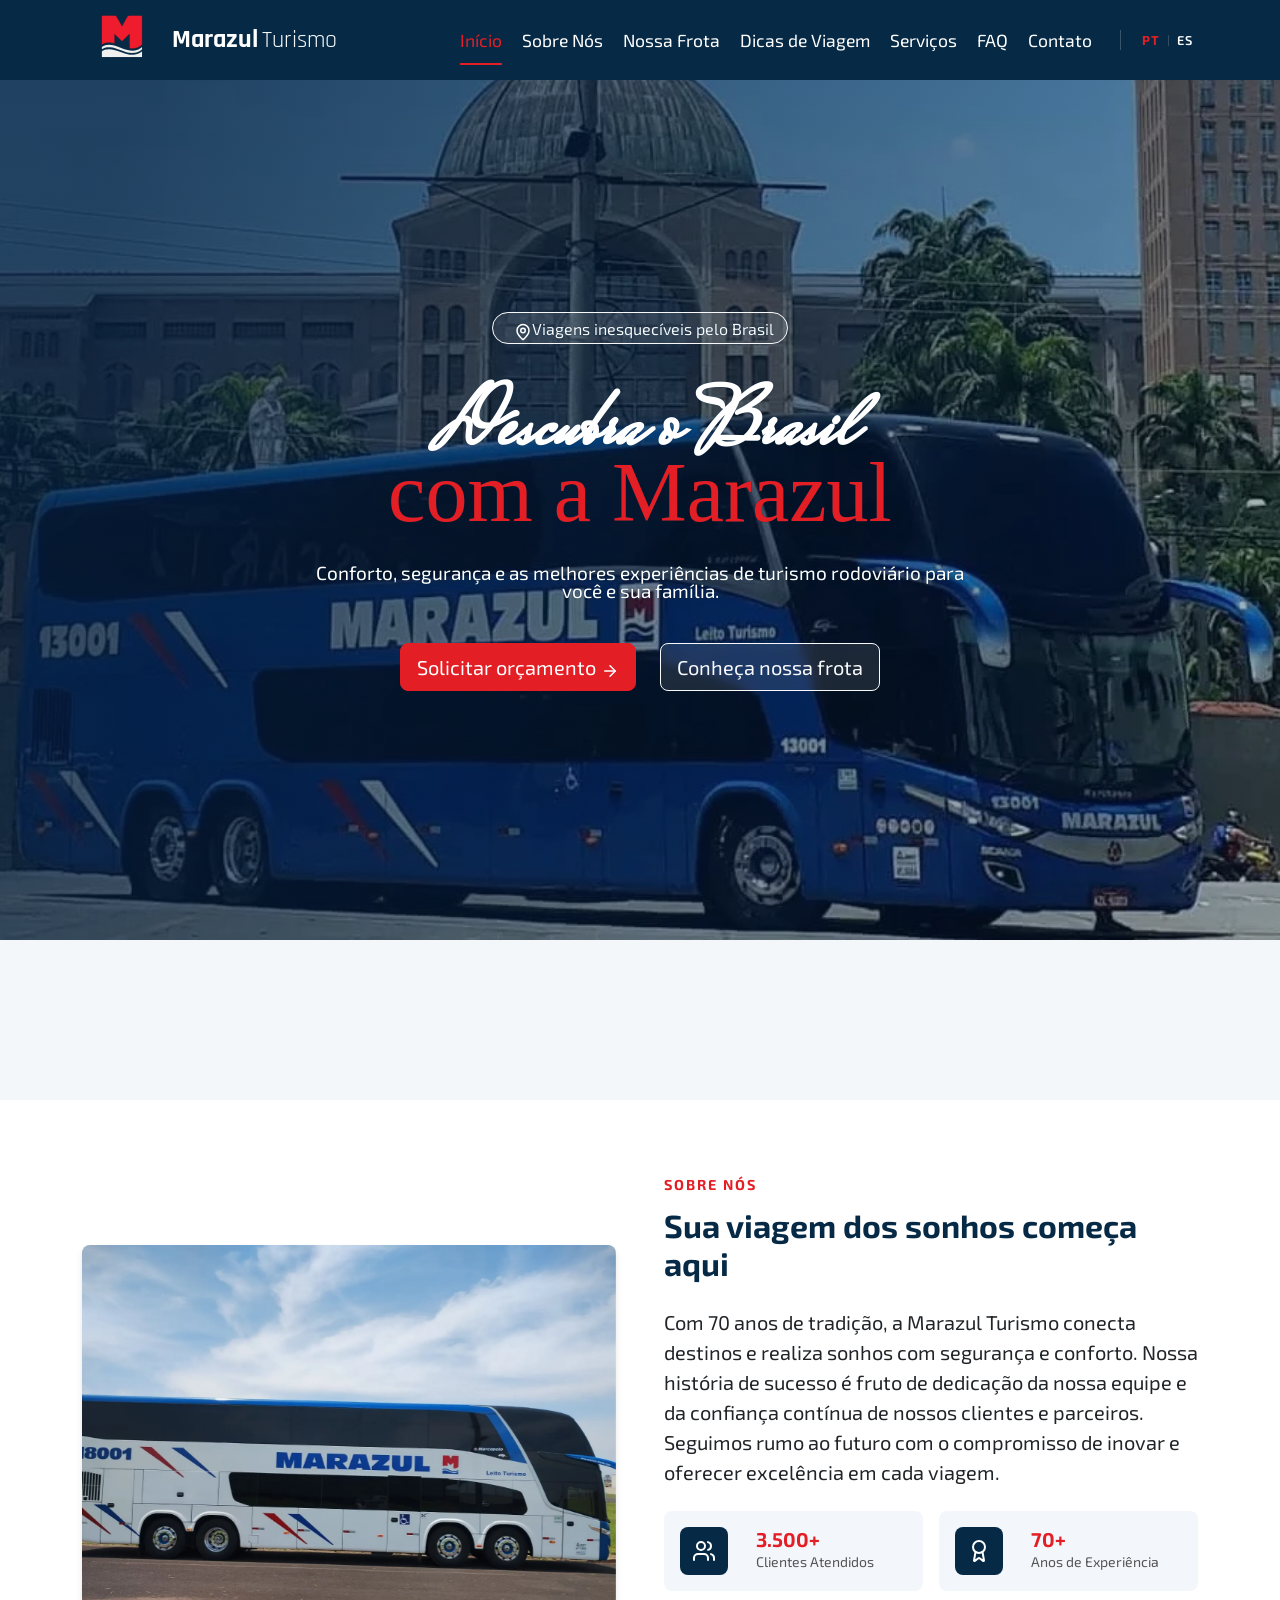
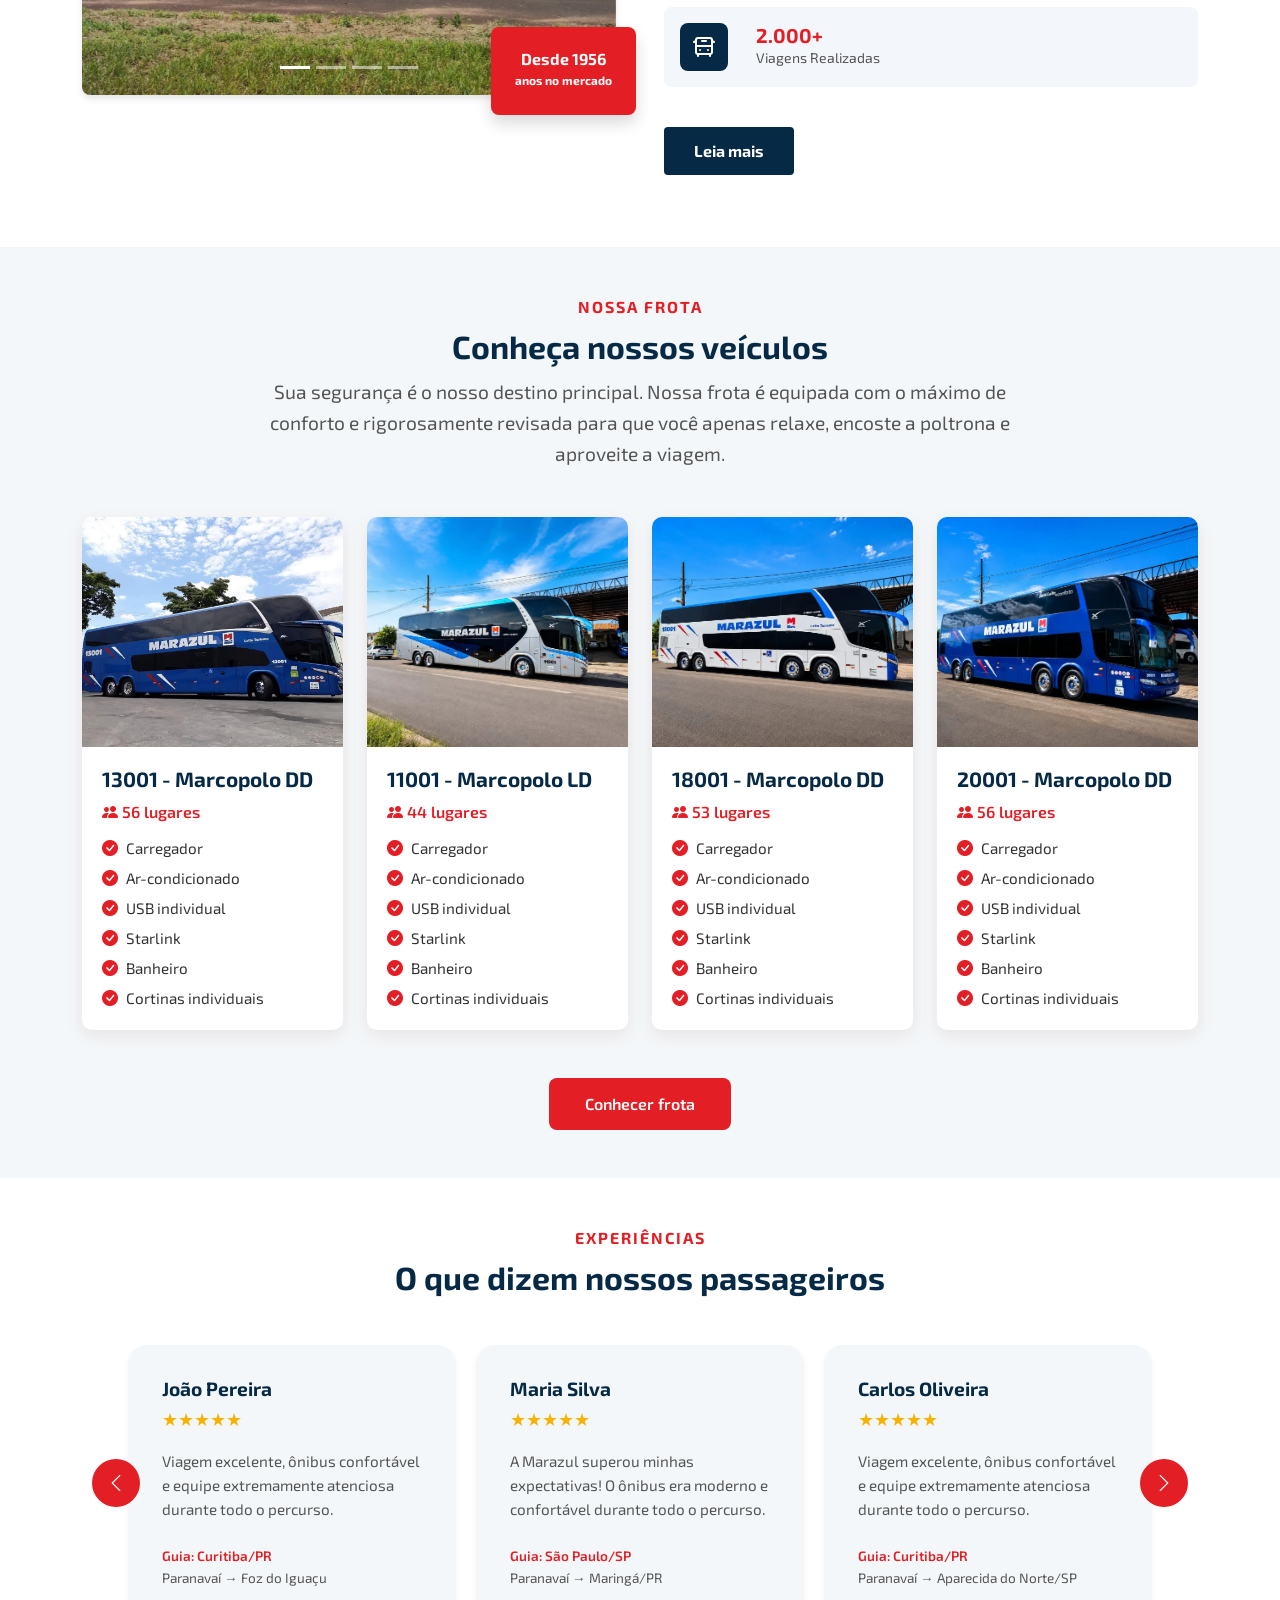
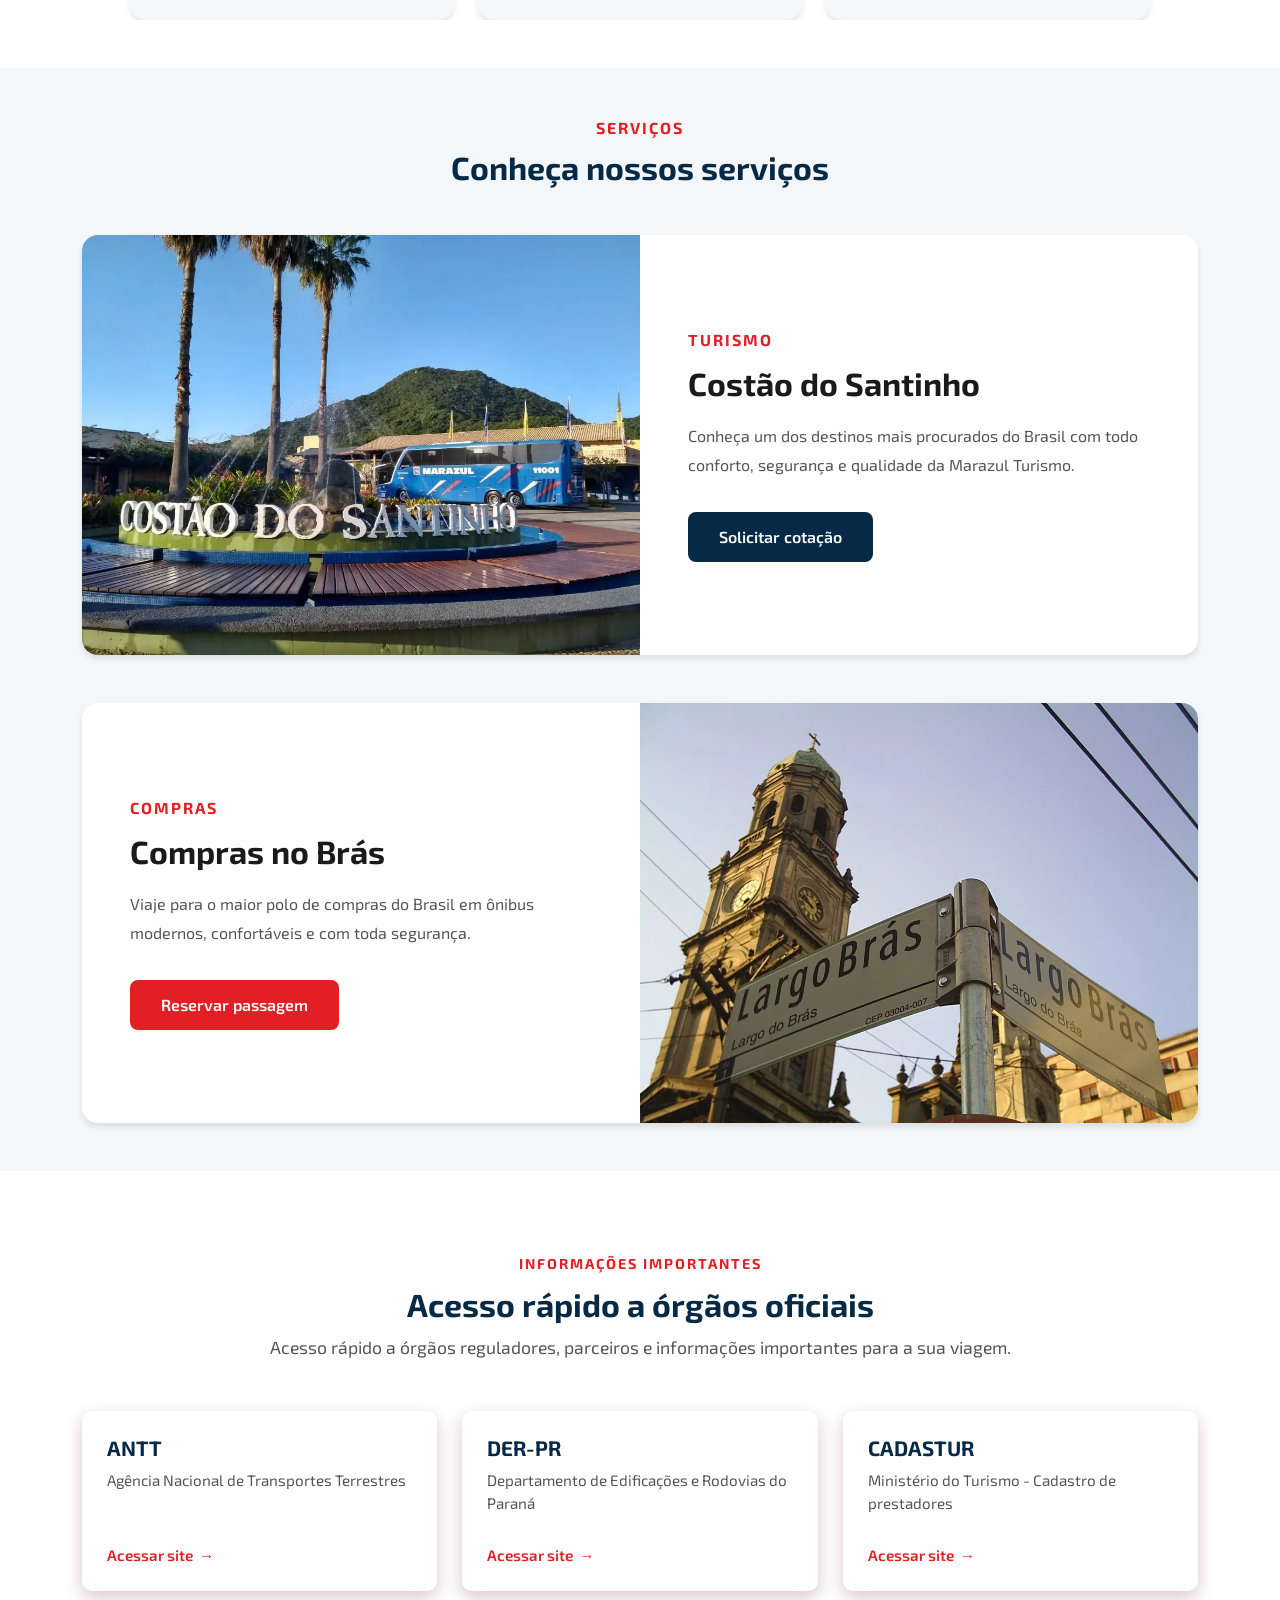
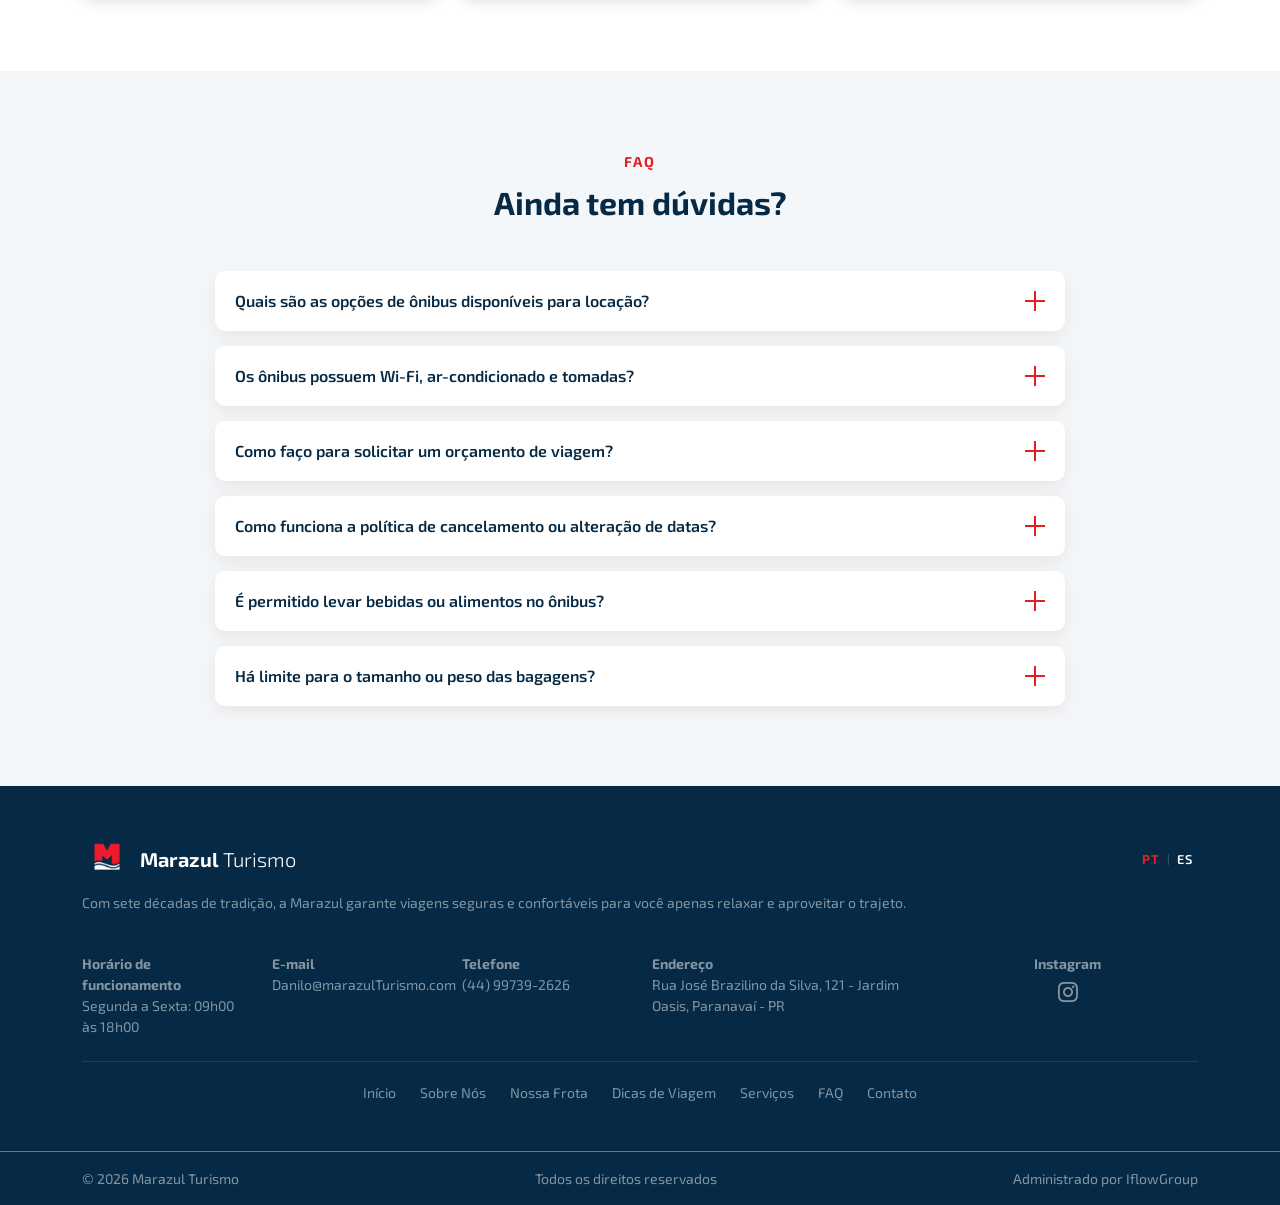
<file: index.html>
<!doctype html>
<html lang="pt-BR">
  <head>
    <meta charset="UTF-8" />
    <meta name="viewport" content="width=device-width, initial-scale=1.0" />
    <title data-i18n="page-title">
      Marazul Turismo - Viagens de ônibus pelo Brasil
    </title>
    <link
      rel="icon"
      type="image/png"
      href="../assets/images/logo-correta.png"
    />
    <link
      href="/assets/bootstrap-5.3.8-dist/css/bootstrap.min.css"
      rel="stylesheet"
    />
    <link rel="stylesheet" href="./css/main.css" />
    <link rel="preconnect" href="https://fonts.googleapis.com" />
    <link rel="preconnect" href="https://fonts.gstatic.com" crossorigin />
    <link
      href="https://fonts.googleapis.com/css2?family=Bitcount+Grid+Double:wght@100..900&family=Bitcount+Prop+Double:wght@100..900&family=Bitcount:wght@100..900&family=Mrs+Saint+Delafield&family=Roboto:ital,wght@0,100..900;1,100..900&family=VT323&display=swap"
      rel="stylesheet"
    />
    <link
      rel="stylesheet"
      href="https://cdn.jsdelivr.net/npm/bootstrap-icons@1.11.3/font/bootstrap-icons.min.css"
    />
    <link
      href="https://fonts.googleapis.com/css2?family=Exo+2:wght@500;600;700&display=swap"
      rel="stylesheet"
    />
    <link
      href="https://fonts.googleapis.com/css2?family=Rajdhani:wght@500;600;700&display=swap"
      rel="stylesheet"
    />
  </head>
  <body>
    <div id="header"></div>
    <div class="overlay" id="overlay"></div>
    <main>
      <div class="hero-wrapper-overflow">
        <section class="hero">
          <div class="welcome-page-wrapper">
            <div class="container-image-text">
              <div class="text-content-welcome">
                <a
                  class="btn-location glass-effect"
                  data-i18n="btn-location-text"
                >
                  <img
                    class="btn-icon"
                    src="assets/icons/mao-pin.svg"
                    alt="icone de gps"
                    data-i18n="img-icon-gps"
                  />
                  Viagens inesquecíveis pelo Brasil
                </a>
                <div class="cursive-welcome-text">
                  <h1 data-i18n="cursive-welcome-text">Descubra o Brasil</h1>
                </div>
                <div class="normal-letters">
                  <h1 data-i18n="normal-letters-text">com a Marazul</h1>
                </div>
                <p class="description" data-i18n="description-text">
                  Conforto, segurança e as melhores experiências de turismo
                  rodoviário para você e sua família.
                </p>
              </div>
              <div
                class="container-btn-right d-flex flex-column flex-sm-row justify-content-center align-items-center gap-4 mt-4"
              >
                <a
                  class="btn btn-primary btn-lg"
                  id="btn-budget"
                  data-i18n="btn-primary-text"
                  href="./pages/contact.html"
                >
                  Solicitar orçamento
                  <img
                    class="btn-icon"
                    src="assets/icons/arrow-right.svg"
                    alt="símbolo flecha para a direita"
                    data-i18n="img-icon-arrow"
                  />
                </a>
                <a
                  id="btn-fleet"
                  class="btn btn-outline-light btn-lg glass-effect hover-transparent"
                  data-i18n="btn-secondary-text"
                  href="./pages/fleet.html"
                  >Conheça nossa frota</a
                >
              </div>
            </div>
          </div>
          <picture>
            <source
              srcset="assets/images/foto-da-home.webp"
              type="image/webp"
            />
            <img
              src="assets/images/foto-da-home.jpg"
              class="image-background"
              alt="Ônibus da Marazul em Aparecida do Norte"
              data-i18n-alt="img-home-bus"
            />
          </picture>
        </section>
      </div>
      <section class="fleet" id="fleet-section"></section>
      <section class="about py-5">
        <div class="container py-lg-4">
          <div class="row align-items-center gy-5 gx-lg-5">
            <div class="col-lg-6">
              <div class="position-relative d-inline-block w-100">
                <div id="aboutCarousel" class="carousel slide carousel-fade">
                  <div class="carousel-indicators">
                    <button
                      type="button"
                      data-bs-target="#aboutCarousel"
                      data-bs-slide-to="0"
                      class="active"
                      aria-current="true"
                      aria-label="Ir para a primeira foto"
                    ></button>
                    <button
                      type="button"
                      data-bs-target="#aboutCarousel"
                      data-bs-slide-to="1"
                      aria-label="Ir para a segunda foto"
                    ></button>
                    <button
                      type="button"
                      data-bs-target="#aboutCarousel"
                      data-bs-slide-to="2"
                      aria-label="Ir para a terceira foto"
                    ></button>
                    <button
                      type="button"
                      data-bs-target="#aboutCarousel"
                      data-bs-slide-to="3"
                      aria-label="Ir para a quarta foto"
                    ></button>
                  </div>

                  <div class="carousel-inner about-img">
                    <div class="carousel-item active">
                      <picture>
                        <source
                          srcset="../assets/images/bus5.webp"
                          type="image/webp"
                        />
                        <img
                          src="assets/images/bus5.jpeg"
                          class="d-block w-100 object-fit-cover carousel-photo"
                          data-i18n="img.bus5"
                          alt="Ônibus da Marazul na estrada de lado"
                        />
                      </picture>
                    </div>

                    <div class="carousel-item">
                      <picture>
                        <source
                          srcset="../assets/images/bus_inside.webp"
                          type="image/webp"
                        />
                        <img
                          src="assets/images/bus_inside.jpg"
                          class="d-block w-100 object-fit-cover carousel-photo"
                          data-i18n="img.bus-inside"
                          alt="Foto do interno do ônibus com assentos"
                        />
                      </picture>
                    </div>

                    <div class="carousel-item">
                      <picture>
                        <source
                          srcset="assets/images/our_fleet.webp"
                          type="image/webp"
                        />
                        <img
                          src="assets/images/our_fleet.jpg"
                          class="d-block w-100 object-fit-cover carousel-photo"
                          data-i18n="img.our-fleet"
                          alt="Foto dos ônibus da Marazul alinhados lado a lado"
                        />
                      </picture>
                    </div>

                    <div class="carousel-item">
                      <picture>
                        <source
                          srcset="assets/images/bus_sunset.webp"
                          type="image/webp"
                        />
                        <img
                          src="assets/images/bus_sunset.jpg"
                          class="d-block w-100 object-fit-cover carousel-photo"
                          data-i18n="img.bus-sunset"
                          alt="Foto do ônibus na estrada ao pôr do sol"
                        />
                      </picture>
                    </div>
                  </div>
                </div>
                <div
                  class="experience-badge position-absolute text-center shadow"
                >
                  <span class="badge-number d-block" data-i18n="badge-number"
                    >Desde 1956</span
                  >
                  <span class="badge-text fw-bold" data-i18n="badge-text"
                    >no mercado</span
                  >
                </div>
              </div>
            </div>
            <div class="col-lg-6">
              <span class="about-title text-uppercase" data-i18n="about-title">
                Sobre Nós
              </span>
              <h2 class="subtitle-red fw-bold mb-4" data-i18n="about-subtitle">
                Sua viagem dos sonhos começa aqui
              </h2>

              <p class="about-desc fs-5 mt-3 mb-4" data-i18n="about-desc">
                Com 70 anos de tradição, a Marazul Turismo conecta destinos e
                realiza sonhos com segurança e conforto. Nossa história de
                sucesso é fruto de dedicação da nossa equipe e da confiança
                contínua de nossos clientes e parceiros. Seguimos rumo ao futuro
                com o compromisso de inovar e oferecer excelência em cada
                viagem.
              </p>
              <div class="row g-3 mb-4">
                <div class="col-sm-6">
                  <div class="stat-card d-flex p-3 rounded-3">
                    <div
                      class="stat-icon flex-shrink-0 me-3 rounded-3 d-flex align-items-center justify-content-center"
                    >
                      <img
                        src="assets/icons/users.svg"
                        data-i18n="img.users"
                        alt="Ícone de clientes"
                      />
                    </div>
                    <div>
                      <strong class="stat-number d-block mb-0 fs-5"
                        >3.500+</strong
                      >
                      <span class="stat-label small" data-i18n="stat-clients"
                        >Clientes Atendidos</span
                      >
                    </div>
                  </div>
                </div>

                <div class="col-sm-6">
                  <div class="stat-card d-flex p-3 rounded-3">
                    <div
                      class="stat-icon flex-shrink-0 me-3 rounded-3 d-flex align-items-center justify-content-center"
                    >
                      <img
                        src="assets/icons/award.svg"
                        data-i18n="img.award"
                        alt="Ícone de medalha"
                      />
                    </div>
                    <div>
                      <strong class="stat-number d-block mb-0 fs-5">70+</strong>
                      <span class="stat-label small" data-i18n="stat-experience"
                        >Anos de Experiência</span
                      >
                    </div>
                  </div>
                </div>
                <div class="col-sm-12">
                  <div class="stat-card d-flex p-3 rounded-3">
                    <div
                      class="stat-icon flex-shrink-0 me-3 rounded-3 d-flex align-items-center justify-content-center"
                    >
                      <img
                        src="assets/icons/bus-front.svg"
                        data-i18n="img.bus-front"
                        alt="Ícone de ônibus"
                      />
                    </div>
                    <div>
                      <strong class="stat-number d-block mb-0 fs-5"
                        >2.000+</strong
                      >
                      <span class="stat-label small" data-i18n="stat-trips"
                        >Viagens Realizadas</span
                      >
                    </div>
                  </div>
                </div>
              </div>
              <a
                href="pages/about.html"
                class="btn-read-more d-inline-block"
                data-i18n="btn-about-us"
                aria-label="Botão conhecer nossa história"
                >Conheça nossa história</a
              >
            </div>
          </div>
        </div>
      </section>
      <section class="fleet py-5" id="fleet-section">
        <div class="container">
          <div class="text-center mb-5">
            <span
              class="fleet-subtitle text-uppercase"
              data-i18n="fleet.subtitle"
            >
              Nossa Frota
            </span>
            <h2 class="fleet-title" data-i18n="fleet.title">
              Conheça nossos veículos
            </h2>
            <p class="fleet-description" data-i18n="fleet.description">
              Sua segurança é o nosso destino principal. Nossa frota é equipada
              com o máximo de conforto e rigorosamente revisada para que você
              apenas relaxe, encoste a poltrona e aproveite a viagem.
            </p>
          </div>

          <div class="row g-4">
            <!-- CARD 1 -->
            <div class="col-12 col-md-6 col-lg-3">
              <div class="bus-card">
                <picture>
                  <source
                    srcset="assets/images/especifica-do-13.webp"
                    type="image/webp"
                  />
                  <img
                    src="assets/images/especifica-do-13.jpg"
                    class="bus-card-img"
                    alt="Ônibus Marcopolo DD da frota Marazul"
                    data-i18n-alt="fleet.bus1.alt"
                  />
                </picture>

                <div class="bus-card-body">
                  <h3 class="bus-type" data-i18n="fleet.bus1.title">
                    13001 - Marcopolo DD
                  </h3>

                  <p class="bus-seats">
                    <i class="bi bi-people-fill" aria-hidden="true"></i>
                    <span data-i18n="fleet.bus1.seats">56 lugares</span>
                  </p>

                  <ul class="bus-details">
                    <li>
                      <i class="bi bi-check-circle-fill" aria-hidden="true"></i>
                      <span data-i18n="fleet.bus1.feature1">Carregador</span>
                    </li>
                    <li>
                      <i class="bi bi-check-circle-fill" aria-hidden="true"></i>
                      <span data-i18n="fleet.bus1.feature2"
                        >Ar-condicionado</span
                      >
                    </li>
                    <li>
                      <i class="bi bi-check-circle-fill" aria-hidden="true"></i>
                      <span data-i18n="fleet.bus1.feature3"
                        >USB individual</span
                      >
                    </li>
                    <li>
                      <i class="bi bi-check-circle-fill" aria-hidden="true"></i>
                      <span data-i18n="fleet.bus1.feature4">Starlink</span>
                    </li>
                    <li>
                      <i class="bi bi-check-circle-fill" aria-hidden="true"></i>
                      <span data-i18n="fleet.bus1.feature5">Banheiro</span>
                    </li>
                    <li>
                      <i class="bi bi-check-circle-fill" aria-hidden="true"></i>
                      <span data-i18n="fleet.bus1.feature6">
                        Cortinas individuais
                      </span>
                    </li>
                  </ul>
                </div>
              </div>
            </div>

            <!-- CARD 2 -->
            <div class="col-12 col-md-6 col-lg-3">
              <div class="bus-card">
                <picture>
                  <source
                    srcset="assets/images/modal/11001/webp/11.webp"
                    type="image/webp"
                  />
                  <img
                    src="assets/images/modal/11001/jpeg/11.jpg"
                    class="bus-card-img"
                    alt="Ônibus Marcopolo LD da frota Marazul"
                    data-i18n-alt="fleet.bus2.alt"
                  />
                </picture>

                <div class="bus-card-body">
                  <h3 class="bus-type" data-i18n="fleet.bus2.title">
                    11001 - Marcopolo LD
                  </h3>

                  <p class="bus-seats">
                    <i class="bi bi-people-fill" aria-hidden="true"></i>
                    <span data-i18n="fleet.bus2.seats">44 lugares</span>
                  </p>

                  <ul class="bus-details">
                    <li>
                      <i class="bi bi-check-circle-fill" aria-hidden="true"></i>
                      <span data-i18n="fleet.bus2.feature1">Carregador</span>
                    </li>
                    <li>
                      <i class="bi bi-check-circle-fill" aria-hidden="true"></i>
                      <span data-i18n="fleet.bus2.feature2"
                        >Ar-condicionado</span
                      >
                    </li>
                    <li>
                      <i class="bi bi-check-circle-fill" aria-hidden="true"></i>
                      <span data-i18n="fleet.bus2.feature3"
                        >USB individual</span
                      >
                    </li>
                    <li>
                      <i class="bi bi-check-circle-fill" aria-hidden="true"></i>
                      <span data-i18n="fleet.bus2.feature4">Starlink</span>
                    </li>
                    <li>
                      <i class="bi bi-check-circle-fill" aria-hidden="true"></i>
                      <span data-i18n="fleet.bus2.feature5">Banheiro</span>
                    </li>
                    <li>
                      <i class="bi bi-check-circle-fill" aria-hidden="true"></i>
                      <span data-i18n="fleet.bus2.feature6">
                        Cortinas individuais
                      </span>
                    </li>
                  </ul>
                </div>
              </div>
            </div>

            <!-- CARD 3 -->
            <div class="col-12 col-md-6 col-lg-3">
              <div class="bus-card">
                <picture>
                  <source srcset="assets/images/modal/18001/webp/18001.webp" type="image/webp" />
                  <img
                    src="assets/images/modal/18001/jpeg/18001.jpg"
                    class="bus-card-img"
                    alt="Ônibus da frota Marazul estacionados"
                    data-i18n-alt="fleet.bus3.alt"
                  />
                </picture>

                <div class="bus-card-body">
                  <h3 class="bus-type" data-i18n="fleet.bus3.title">
                    18001 - Marcopolo DD
                  </h3>

                  <p class="bus-seats">
                    <i class="bi bi-people-fill" aria-hidden="true"></i>
                    <span data-i18n="fleet.bus3.seats">53 lugares</span>
                  </p>

                  <ul class="bus-details">
                    <li>
                      <i class="bi bi-check-circle-fill" aria-hidden="true"></i>
                      <span data-i18n="fleet.bus3.feature1">Carregador</span>
                    </li>
                    <li>
                      <i class="bi bi-check-circle-fill" aria-hidden="true"></i>
                      <span data-i18n="fleet.bus3.feature2"
                        >Ar-condicionado</span
                      >
                    </li>
                    <li>
                      <i class="bi bi-check-circle-fill" aria-hidden="true"></i>
                      <span data-i18n="fleet.bus3.feature3"
                        >USB individual</span
                      >
                    </li>
                    <li>
                      <i class="bi bi-check-circle-fill" aria-hidden="true"></i>
                      <span data-i18n="fleet.bus3.feature4">Starlink</span>
                    </li>
                    <li>
                      <i class="bi bi-check-circle-fill" aria-hidden="true"></i>
                      <span data-i18n="fleet.bus3.feature5">Banheiro</span>
                    </li>
                    <li>
                      <i class="bi bi-check-circle-fill" aria-hidden="true"></i>
                      <span data-i18n="fleet.bus3.feature6">
                        Cortinas individuais
                      </span>
                    </li>
                  </ul>
                </div>
              </div>
            </div>

            <!-- CARD 4 -->
            <div class="col-12 col-md-6 col-lg-3">
              <div class="bus-card">
                <picture>
                  <source srcset="assets/images/modal/20001/webp/20.webp" type="image/webp" />
                  <img
                    src="assets/images/modal/20001/jpeg/20.jpg"
                    class="bus-card-img"
                    alt="Ônibus Marcopolo DD da frota Marazul"
                    data-i18n-alt="fleet.bus4.alt"
                  />
                </picture>

                <div class="bus-card-body">
                  <h3 class="bus-type" data-i18n="fleet.bus4.title">
                    20001 - Marcopolo DD
                  </h3>

                  <p class="bus-seats">
                    <i class="bi bi-people-fill" aria-hidden="true"></i>
                    <span data-i18n="fleet.bus4.seats">56 lugares</span>
                  </p>

                  <ul class="bus-details">
                    <li>
                      <i class="bi bi-check-circle-fill" aria-hidden="true"></i>
                      <span data-i18n="fleet.bus4.feature1">Carregador</span>
                    </li>
                    <li>
                      <i class="bi bi-check-circle-fill" aria-hidden="true"></i>
                      <span data-i18n="fleet.bus4.feature2"
                        >Ar-condicionado</span
                      >
                    </li>
                    <li>
                      <i class="bi bi-check-circle-fill" aria-hidden="true"></i>
                      <span data-i18n="fleet.bus4.feature3"
                        >USB individual</span
                      >
                    </li>
                    <li>
                      <i class="bi bi-check-circle-fill" aria-hidden="true"></i>
                      <span data-i18n="fleet.bus4.feature4">Starlink</span>
                    </li>
                    <li>
                      <i class="bi bi-check-circle-fill" aria-hidden="true"></i>
                      <span data-i18n="fleet.bus4.feature5">Banheiro</span>
                    </li>
                    <li>
                      <i class="bi bi-check-circle-fill" aria-hidden="true"></i>
                      <span data-i18n="fleet.bus4.feature6">
                        Cortinas individuais
                      </span>
                    </li>
                  </ul>
                </div>
              </div>
            </div>
          </div>

          <div class="text-center mt-5">
            <a
              href="./pages/fleet.html"
              class="btn-fleet-page"
              data-i18n="fleet.btn-view-fleet"
            >
              Conhecer frota
            </a>
          </div>
        </div>
      </section>
      <section class="testimonials-section py-5">
        <div class="container">
          <div class="text-center mb-5">
            <span
              class="section-subtitle text-uppercase"
              data-i18n="testimonials.subtitle"
            >
              Experiências
            </span>

            <h2 class="section-title" data-i18n="testimonials.title">
              O que dizem nossos passageiros
            </h2>
          </div>

          <!-- CARROSSEL DESKTOP (telas >= 768px) -->
          <div
            id="testimonialsCarouselDesktop"
            class="carousel slide d-none d-md-block"
            data-bs-ride="carousel"
            data-bs-interval="8000"
          >
            <div class="carousel-inner">
              <!-- Slide 1: Cards 1, 2 e 3 -->
              <div class="carousel-item active">
                <div class="row justify-content-center g-4 px-5">
                  <div class="col-md-6 col-lg-4">
                    <article class="testimonial-card card border-0 h-100">
                      <div class="card-body d-flex flex-column h-100">
                        <h3
                          class="testimonial-name"
                          data-i18n="testimonials.card1.name"
                        >
                          João Pereira
                        </h3>
                        <div class="testimonial-stars">★★★★★</div>
                        <p
                          class="testimonial-text flex-grow-1"
                          data-i18n="testimonials.card1.text"
                        >
                          Viagem excelente, ônibus confortável e equipe
                          extremamente atenciosa durante todo o percurso.
                        </p>
                        <p
                          class="testimonial-guide"
                          data-i18n="testimonials.card1.guide"
                        >
                          Guia: Curitiba/PR
                        </p>
                        <p
                          class="testimonial-route"
                          data-i18n="testimonials.card1.route"
                        >
                          Paranavaí → Foz do Iguaçu
                        </p>
                      </div>
                    </article>
                  </div>
                  <div class="col-md-6 col-lg-4">
                    <article class="testimonial-card card border-0 h-100">
                      <div class="card-body d-flex flex-column h-100">
                        <h3
                          class="testimonial-name"
                          data-i18n="testimonials.card2.name"
                        >
                          Maria Silva
                        </h3>
                        <div class="testimonial-stars">★★★★★</div>
                        <p
                          class="testimonial-text flex-grow-1"
                          data-i18n="testimonials.card2.text"
                        >
                          A Marazul superou minhas expectativas! O ônibus era
                          moderno e confortável.
                        </p>
                        <p
                          class="testimonial-guide"
                          data-i18n="testimonials.card2.guide"
                        >
                          Guia: São Paulo/SP
                        </p>
                        <p
                          class="testimonial-route"
                          data-i18n="testimonials.card2.route"
                        >
                          Paranavaí → Maringá/PR
                        </p>
                      </div>
                    </article>
                  </div>
                  <div class="col-md-6 col-lg-4 d-none d-lg-block">
                    <article class="testimonial-card card border-0 h-100">
                      <div class="card-body d-flex flex-column h-100">
                        <h3
                          class="testimonial-name"
                          data-i18n="testimonials.card3.name"
                        >
                          Carlos Oliveira
                        </h3>
                        <div class="testimonial-stars">★★★★★</div>
                        <p
                          class="testimonial-text flex-grow-1"
                          data-i18n="testimonials.card3.text"
                        >
                          Viagem excelente, ônibus confortável e equipe
                          extremamente atenciosa durante todo o percurso.
                        </p>
                        <p
                          class="testimonial-guide"
                          data-i18n="testimonials.card3.guide"
                        >
                          Guia: Curitiba/PR
                        </p>
                        <p
                          class="testimonial-route"
                          data-i18n="testimonials.card3.route"
                        >
                          Paranavaí → Aparecida do Norte/SP
                        </p>
                      </div>
                    </article>
                  </div>
                </div>
              </div>

              <!-- Slide 2: Cards 4, 1 e 2 -->
              <div class="carousel-item">
                <div class="row justify-content-center g-4 px-5">
                  <div class="col-md-6 col-lg-4">
                    <article class="testimonial-card card border-0 h-100">
                      <div class="card-body d-flex flex-column h-100">
                        <h3
                          class="testimonial-name"
                          data-i18n="testimonials.card4.name"
                        >
                          Claudia Santos
                        </h3>
                        <div class="testimonial-stars">★★★★★</div>
                        <p
                          class="testimonial-text flex-grow-1"
                          data-i18n="testimonials.card4.text"
                        >
                          Empresa séria e comprometida com a satisfação do
                          cliente.
                        </p>
                        <p
                          class="testimonial-guide"
                          data-i18n="testimonials.card4.guide"
                        >
                          Guia: Rio de Janeiro/RJ
                        </p>
                        <p
                          class="testimonial-route"
                          data-i18n="testimonials.card4.route"
                        >
                          Paranavaí → Rio de Janeiro/RJ
                        </p>
                      </div>
                    </article>
                  </div>
                  <div class="col-md-6 col-lg-4">
                    <article class="testimonial-card card border-0 h-100">
                      <div class="card-body d-flex flex-column h-100">
                        <h3
                          class="testimonial-name"
                          data-i18n="testimonials.card1.name"
                        >
                          João Pereira
                        </h3>
                        <div class="testimonial-stars">★★★★★</div>
                        <p
                          class="testimonial-text flex-grow-1"
                          data-i18n="testimonials.card1.text"
                        >
                          Viagem excelente, ônibus confortável e equipe
                          extremamente atenciosa durante todo o percurso.
                        </p>
                        <p
                          class="testimonial-guide"
                          data-i18n="testimonials.card1.guide"
                        >
                          Guia: Curitiba/PR
                        </p>
                        <p
                          class="testimonial-route"
                          data-i18n="testimonials.card1.route"
                        >
                          Paranavaí → Foz do Iguaçu
                        </p>
                      </div>
                    </article>
                  </div>
                  <div class="col-md-6 col-lg-4 d-none d-lg-block">
                    <article class="testimonial-card card border-0 h-100">
                      <div class="card-body d-flex flex-column h-100">
                        <h3
                          class="testimonial-name"
                          data-i18n="testimonials.card2.name"
                        >
                          Maria Silva
                        </h3>
                        <div class="testimonial-stars">★★★★★</div>
                        <p
                          class="testimonial-text flex-grow-1"
                          data-i18n="testimonials.card2.text"
                        >
                          A Marazul superou minhas expectativas! O ônibus era
                          moderno e confortável.
                        </p>
                        <p
                          class="testimonial-guide"
                          data-i18n="testimonials.card2.guide"
                        >
                          Guia: São Paulo/SP
                        </p>
                        <p
                          class="testimonial-route"
                          data-i18n="testimonials.card2.route"
                        >
                          Paranavaí → Maringá/PR
                        </p>
                      </div>
                    </article>
                  </div>
                </div>
              </div>
            </div>

            <!-- Controles Desktop -->
            <button
              class="carousel-control-prev custom-carousel-btn"
              type="button"
              data-bs-target="#testimonialsCarouselDesktop"
              data-bs-slide="prev"
            >
              <i class="bi bi-chevron-left"></i>
            </button>
            <button
              class="carousel-control-next custom-carousel-btn"
              type="button"
              data-bs-target="#testimonialsCarouselDesktop"
              data-bs-slide="next"
            >
              <i class="bi bi-chevron-right"></i>
            </button>
          </div>

          <!-- CARROSSEL MOBILE (telas < 768px) -->
          <div
            id="testimonialsCarouselMobile"
            class="carousel slide d-md-none"
            data-bs-ride="carousel"
            data-bs-interval="8000"
          >
            <div class="carousel-inner">
              <!-- Slide 1 -->
              <div class="carousel-item active">
                <div class="px-5">
                  <article class="testimonial-card card border-0 h-100">
                    <div class="card-body">
                      <h3
                        class="testimonial-name"
                        data-i18n="testimonials.card1.name"
                      >
                        João Pereira
                      </h3>
                      <div class="testimonial-stars">★★★★★</div>
                      <p
                        class="testimonial-text"
                        data-i18n="testimonials.card1.text"
                      >
                        Viagem excelente, ônibus confortável e equipe
                        extremamente atenciosa durante todo o percurso.
                      </p>
                      <p
                        class="testimonial-guide"
                        data-i18n="testimonials.card1.guide"
                      >
                        Guia: Curitiba/PR
                      </p>
                      <p
                        class="testimonial-route"
                        data-i18n="testimonials.card1.route"
                      >
                        Paranavaí → Foz do Iguaçu
                      </p>
                    </div>
                  </article>
                </div>
              </div>

              <!-- Slide 2 -->
              <div class="carousel-item">
                <div class="px-5">
                  <article class="testimonial-card card border-0 h-100">
                    <div class="card-body">
                      <h3
                        class="testimonial-name"
                        data-i18n="testimonials.card2.name"
                      >
                        Maria Silva
                      </h3>
                      <div class="testimonial-stars">★★★★★</div>
                      <p
                        class="testimonial-text"
                        data-i18n="testimonials.card2.text"
                      >
                        A Marazul superou minhas expectativas! O ônibus era
                        moderno e confortável.
                      </p>
                      <p
                        class="testimonial-guide"
                        data-i18n="testimonials.card2.guide"
                      >
                        Guia: São Paulo/SP
                      </p>
                      <p
                        class="testimonial-route"
                        data-i18n="testimonials.card2.route"
                      >
                        Paranavaí → Maringá/PR
                      </p>
                    </div>
                  </article>
                </div>
              </div>

              <!-- Slide 3 -->
              <div class="carousel-item">
                <div class="px-5">
                  <article class="testimonial-card card border-0 h-100">
                    <div class="card-body">
                      <h3
                        class="testimonial-name"
                        data-i18n="testimonials.card3.name"
                      >
                        Carlos Oliveira
                      </h3>
                      <div class="testimonial-stars">★★★★★</div>
                      <p
                        class="testimonial-text"
                        data-i18n="testimonials.card3.text"
                      >
                        Viagem excelente, ônibus confortável e equipe
                        extremamente atenciosa durante todo o percurso.
                      </p>
                      <p
                        class="testimonial-guide"
                        data-i18n="testimonials.card3.guide"
                      >
                        Guia: Curitiba/PR
                      </p>
                      <p
                        class="testimonial-route"
                        data-i18n="testimonials.card3.route"
                      >
                        Paranavaí → Aparecida do Norte/SP
                      </p>
                    </div>
                  </article>
                </div>
              </div>

              <!-- Slide 4 -->
              <div class="carousel-item">
                <div class="px-5">
                  <article class="testimonial-card card border-0 h-100">
                    <div class="card-body">
                      <h3
                        class="testimonial-name"
                        data-i18n="testimonials.card4.name"
                      >
                        Claudia Santos
                      </h3>
                      <div class="testimonial-stars">★★★★★</div>
                      <p
                        class="testimonial-text"
                        data-i18n="testimonials.card4.text"
                      >
                        Empresa séria e comprometida com a satisfação do
                        cliente.
                      </p>
                      <p
                        class="testimonial-guide"
                        data-i18n="testimonials.card4.guide"
                      >
                        Guia: Rio de Janeiro/RJ
                      </p>
                      <p
                        class="testimonial-route"
                        data-i18n="testimonials.card4.route"
                      >
                        Paranavaí → Rio de Janeiro/RJ
                      </p>
                    </div>
                  </article>
                </div>
              </div>
            </div>

            <!-- Controles Mobile -->
            <button
              class="carousel-control-prev custom-carousel-btn"
              type="button"
              data-bs-target="#testimonialsCarouselMobile"
              data-bs-slide="prev"
            >
              <i class="bi bi-chevron-left"></i>
            </button>
            <button
              class="carousel-control-next custom-carousel-btn"
              type="button"
              data-bs-target="#testimonialsCarouselMobile"
              data-bs-slide="next"
            >
              <i class="bi bi-chevron-right"></i>
            </button>
          </div>
        </div>
      </section>
      <section class="services-section py-5" id="service">
        <div class="container">
          <div class="text-center mb-5">
            <span
              class="section-subtitle text-uppercase"
              data-i18n="services.subtitle"
            >
              Serviços
            </span>

            <h2 class="section-title" data-i18n="services.title">
              Conheça nossos serviços
            </h2>
          </div>

          <!-- TURISMO -->
          <div class="row align-items-center g-0 service-card mb-5">
            <div class="col-lg-6">
              <picture>
                <source
                  srcset="assets/images/costa-do-santinho.webp"
                  type="image/webp"
                />

                <img
                  src="assets/images/costa-do-santinho.jpg"
                  class="img-fluid service-image"
                  alt="Resort Costão do Santinho"
                  data-i18n-alt="services.tourism.imageAlt"
                />
              </picture>
            </div>

            <div class="col-lg-6">
              <div class="service-content">
                <span class="service-tag" data-i18n="services.tourism.tag">
                  Turismo
                </span>

                <h3 data-i18n="services.tourism.title">Costão do Santinho</h3>

                <p data-i18n="services.tourism.text">
                  Conheça um dos destinos mais procurados do Brasil com todo
                  conforto, segurança e qualidade da Marazul Turismo.
                </p>

                <a
                  href="/pages/contact.html"
                  class="btn btn-marazul-primary"
                  data-i18n="services.tourism.button"
                >
                  Solicitar cotação
                </a>
              </div>
            </div>
          </div>

          <!-- COMPRAS BRÁS -->
          <div
            class="row align-items-center g-0 service-card flex-lg-row-reverse"
          >
            <div class="col-lg-6">
              <picture>
                <source
                  srcset="assets/images/bras.webp"
                  type="image/webp"
                />

                <img
                  src="assets/images/bras.jpg"
                  class="img-fluid service-image"
                  alt="Ônibus da Marazul realizando viagem ao Brás"
                  data-i18n-alt="services.shopping.imageAlt"
                />
              </picture>
            </div>

            <div class="col-lg-6">
              <div class="service-content">
                <span class="service-tag" data-i18n="services.shopping.tag">
                  Compras
                </span>

                <h3 data-i18n="services.shopping.title">Compras no Brás</h3>

                <p data-i18n="services.shopping.text">
                  Viaje para o maior polo de compras do Brasil em ônibus
                  modernos, confortáveis e com toda segurança.
                </p>

                <a
                  href="https://wa.me/5544999220270?text=Olá,%20quero%20reservar%20uma%20passagem%20para%20o%20Brás."
                  target="_blank"
                  class="btn btn-marazul-secondary"
                  data-i18n="services.shopping.button"
                >
                  Reservar passagem
                </a>
              </div>
            </div>
          </div>
        </div>
      </section>
      <section class="useful-links-section" id="useful-links">
        <div class="container">
          <div class="useful-links-header">
            <span
              class="useful-links-subtitle text-uppercase"
              data-i18n="useful-links.subtitle"
            >
              Informações importantes
            </span>

            <h2 class="useful-links-title" data-i18n="useful-links.title">
              Acesso rápido a órgãos oficiais
            </h2>

            <p
              class="useful-links-description"
              data-i18n="useful-links.description"
            >
              Acesso rápido a órgãos reguladores, parceiros e informações
              importantes para a sua viagem.
            </p>
          </div>

          <div class="useful-links-list">
            <!-- ANTT -->
            <a
              href="https://www.gov.br/antt"
              target="_blank"
              class="useful-link-card"
            >
              <h3 class="link-card-title" data-i18n="useful-links.antt.title">
                ANTT
              </h3>
              <p
                class="link-card-description"
                data-i18n="useful-links.antt.desc"
              >
                Agência Nacional de Transportes Terrestres
              </p>
              <span class="link-card-action" data-i18n="useful-links.cta">
                Acessar site
              </span>
            </a>

            <!-- DER-PR -->
            <a
              href="https://www.der.pr.gov.br"
              target="_blank"
              class="useful-link-card"
            >
              <h3 class="link-card-title" data-i18n="useful-links.der.title">
                DER-PR
              </h3>
              <p
                class="link-card-description"
                data-i18n="useful-links.der.desc"
              >
                Departamento de Edificações e Rodovias do Paraná
              </p>
              <span class="link-card-action" data-i18n="useful-links.cta">
                Acessar site
              </span>
            </a>

            <!-- CADASTUR -->
            <a
              href="https://cadastur.turismo.gov.br"
              target="_blank"
              class="useful-link-card"
            >
              <h3
                class="link-card-title"
                data-i18n="useful-links.cadastur.title"
              >
                CADASTUR
              </h3>
              <p
                class="link-card-description"
                data-i18n="useful-links.cadastur.desc"
              >
                Ministério do Turismo - Cadastro de prestadores
              </p>
              <span class="link-card-action" data-i18n="useful-links.cta">
                Acessar site
              </span>
            </a>
          </div>
        </div>
      </section>
      <section class="faq-section">
        <div class="container">
          <div class="faq-header">
            <span class="faq-subtitle text-uppercase" data-i18n="faq.subtitle"
              >FAQ</span
            >
            <h2 class="faq-title" data-i18n="faq.title">Ainda tem dúvidas?</h2>
          </div>

          <div class="faq-accordion">
            <!-- 1 -->
            <details class="faq-item">
              <summary>
                <span data-i18n="faq.q1">
                  Quais são as opções de ônibus disponíveis para locação?
                </span>
                <span class="faq-icon"></span>
              </summary>
              <div class="faq-content">
                <p data-i18n="faq.a1">
                  Nossa frota atende a diferentes necessidades, contando com
                  ônibus convencionais, executivos e leito. Todos os veículos
                  passam por rigorosas revisões periódicas para garantir a sua
                  segurança.
                </p>
              </div>
            </details>

            <!-- 2 -->
            <details class="faq-item">
              <summary>
                <span data-i18n="faq.q2">
                  Os ônibus possuem Wi-Fi, ar-condicionado e tomadas?
                </span>
                <span class="faq-icon"></span>
              </summary>
              <div class="faq-content">
                <p data-i18n="faq.a2">
                  Sim! Nossos veículos da categoria Executivo e Leito são
                  equipados com Wi-Fi, ar-condicionado com controle individual,
                  tomadas para carregamento de eletrônicos e frigobar. A
                  disponibilidade pode variar conforme o veículo.
                </p>
              </div>
            </details>

            <!-- 3 -->
            <details class="faq-item">
              <summary>
                <span data-i18n="faq.q3">
                  Como faço para solicitar um orçamento de viagem?
                </span>
                <span class="faq-icon"></span>
              </summary>
              <div class="faq-content">
                <p data-i18n="faq.a3">
                  Basta acessar a seção “Contato” do site e preencher o
                  formulário com origem, destino, datas e número de passageiros.
                  Retornaremos com a proposta ideal.
                </p>
              </div>
            </details>

            <!-- 4 -->
            <details class="faq-item">
              <summary>
                <span data-i18n="faq.q4">
                  Como funciona a política de cancelamento ou alteração de
                  datas?
                </span>
                <span class="faq-icon"></span>
              </summary>
              <div class="faq-content">
                <p data-i18n="faq.a4">
                  Cancelamentos ou alterações podem ser feitos conforme
                  contrato, geralmente sem multa quando realizados com
                  antecedência mínima definida.
                </p>
              </div>
            </details>

            <!-- 5 -->
            <details class="faq-item">
              <summary>
                <span data-i18n="faq.q5">
                  É permitido levar bebidas ou alimentos no ônibus?
                </span>
                <span class="faq-icon"></span>
              </summary>
              <div class="faq-content">
                <p data-i18n="faq.a5">
                  Sim, é permitido o consumo de alimentos leves e bebidas não
                  alcoólicas durante a viagem. Solicitamos apenas o cuidado com
                  a limpeza do ambiente.
                </p>
              </div>
            </details>

            <!-- 6 -->
            <details class="faq-item">
              <summary>
                <span data-i18n="faq.q6">
                  Há limite para o tamanho ou peso das bagagens?
                </span>
                <span class="faq-icon"></span>
              </summary>
              <div class="faq-content">
                <p data-i18n="faq.a6">
                  Nossos ônibus possuem bagageiros amplos e compartimentos
                  internos para bagagens de mão. Equipamentos maiores devem ser
                  informados no orçamento.
                </p>
              </div>
            </details>
          </div>
        </div>
      </section>
    </main>
    <div id="footer"></div>
    <script src="/assets/popper2.11.8/popper.min.js"></script>
    <script src="/assets/bootstrap-5.3.8-dist/js/bootstrap.bundle.min.js"></script>
    <script type="module" src="./js/main.js"></script>
  </body>
</html>
</file>
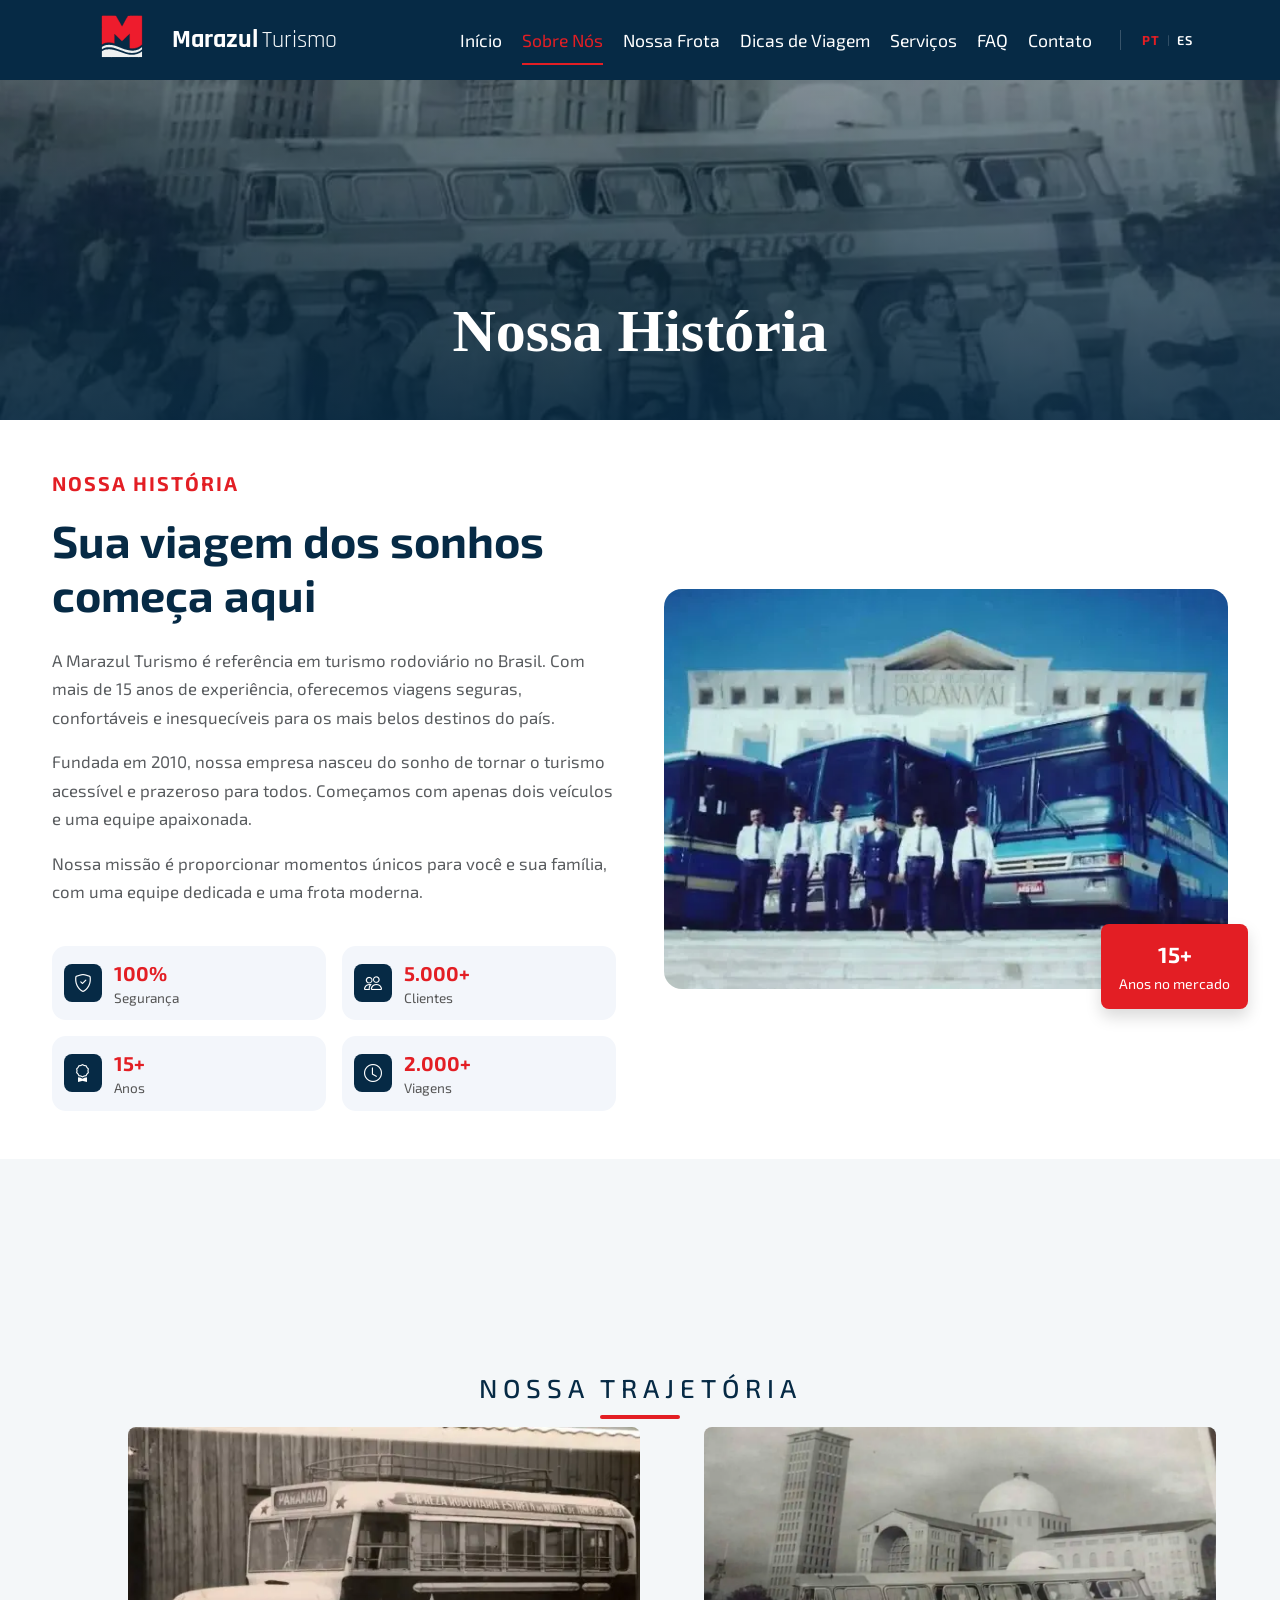
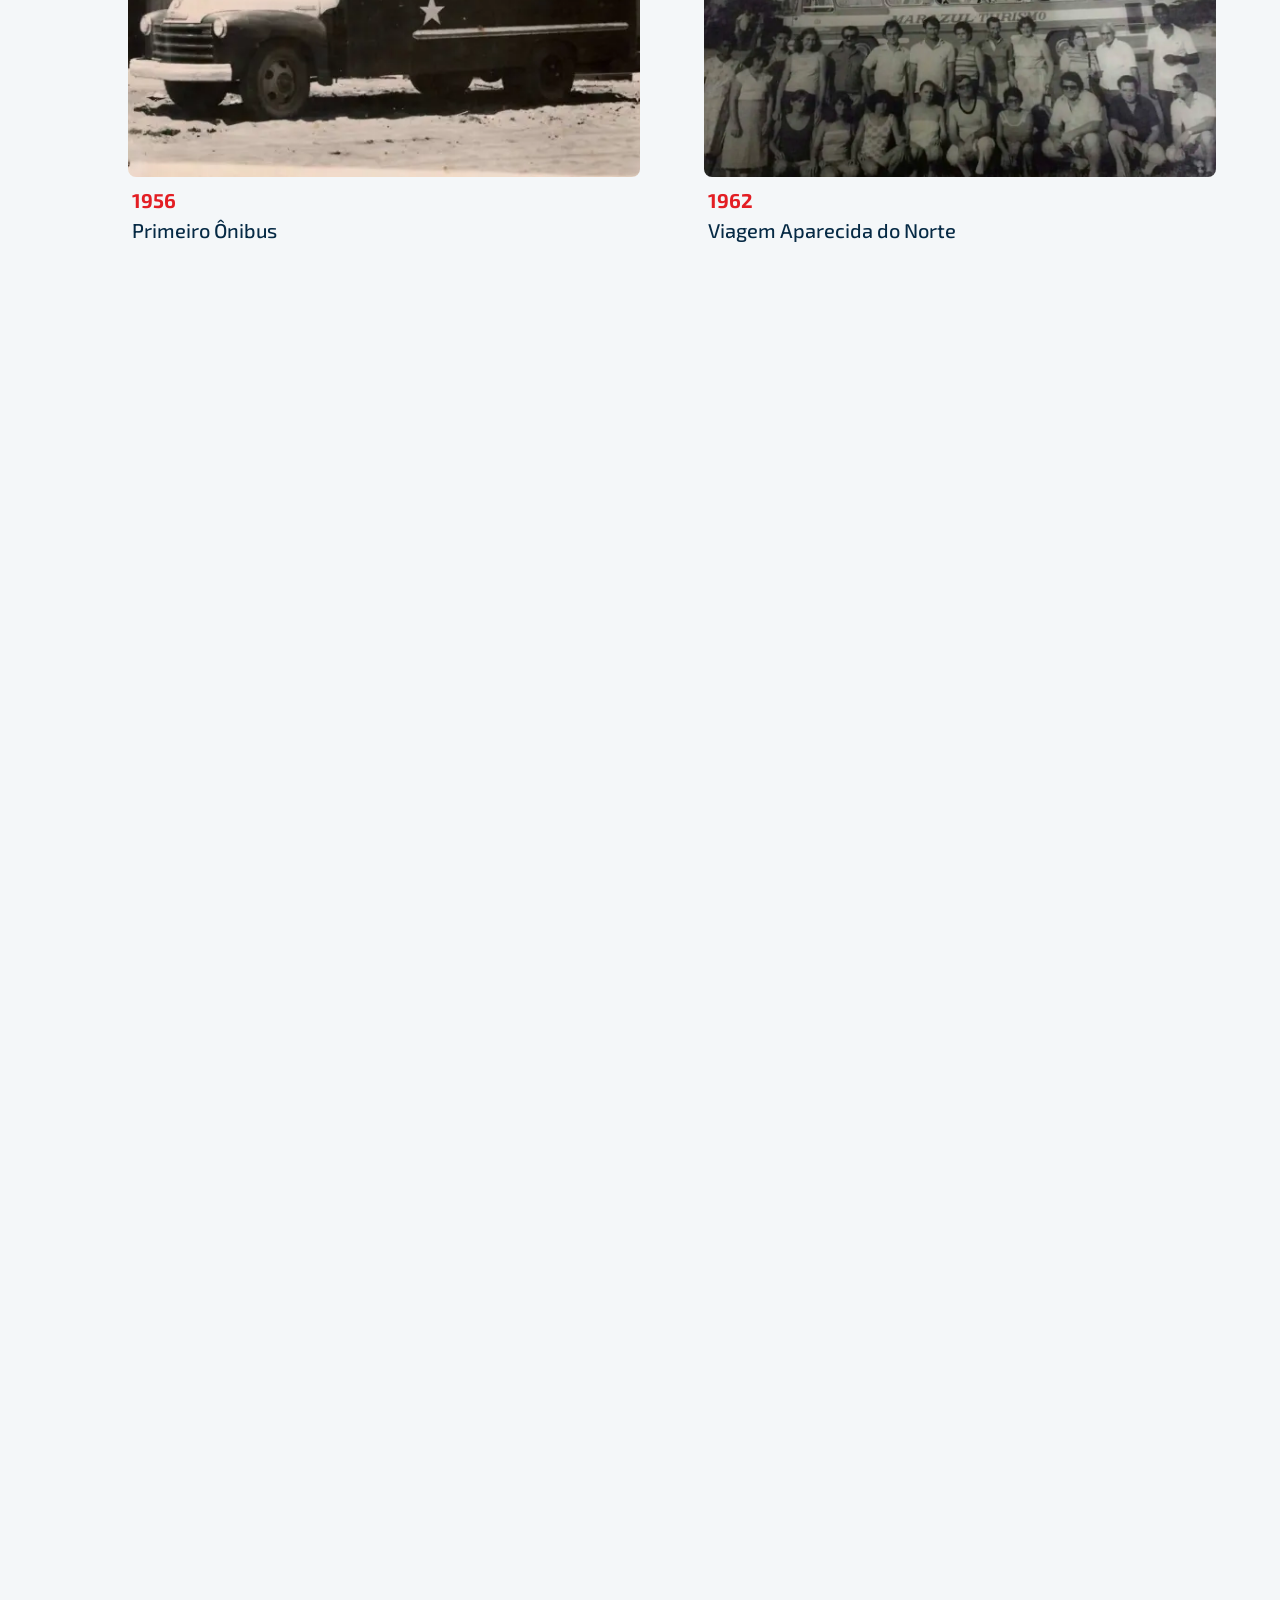
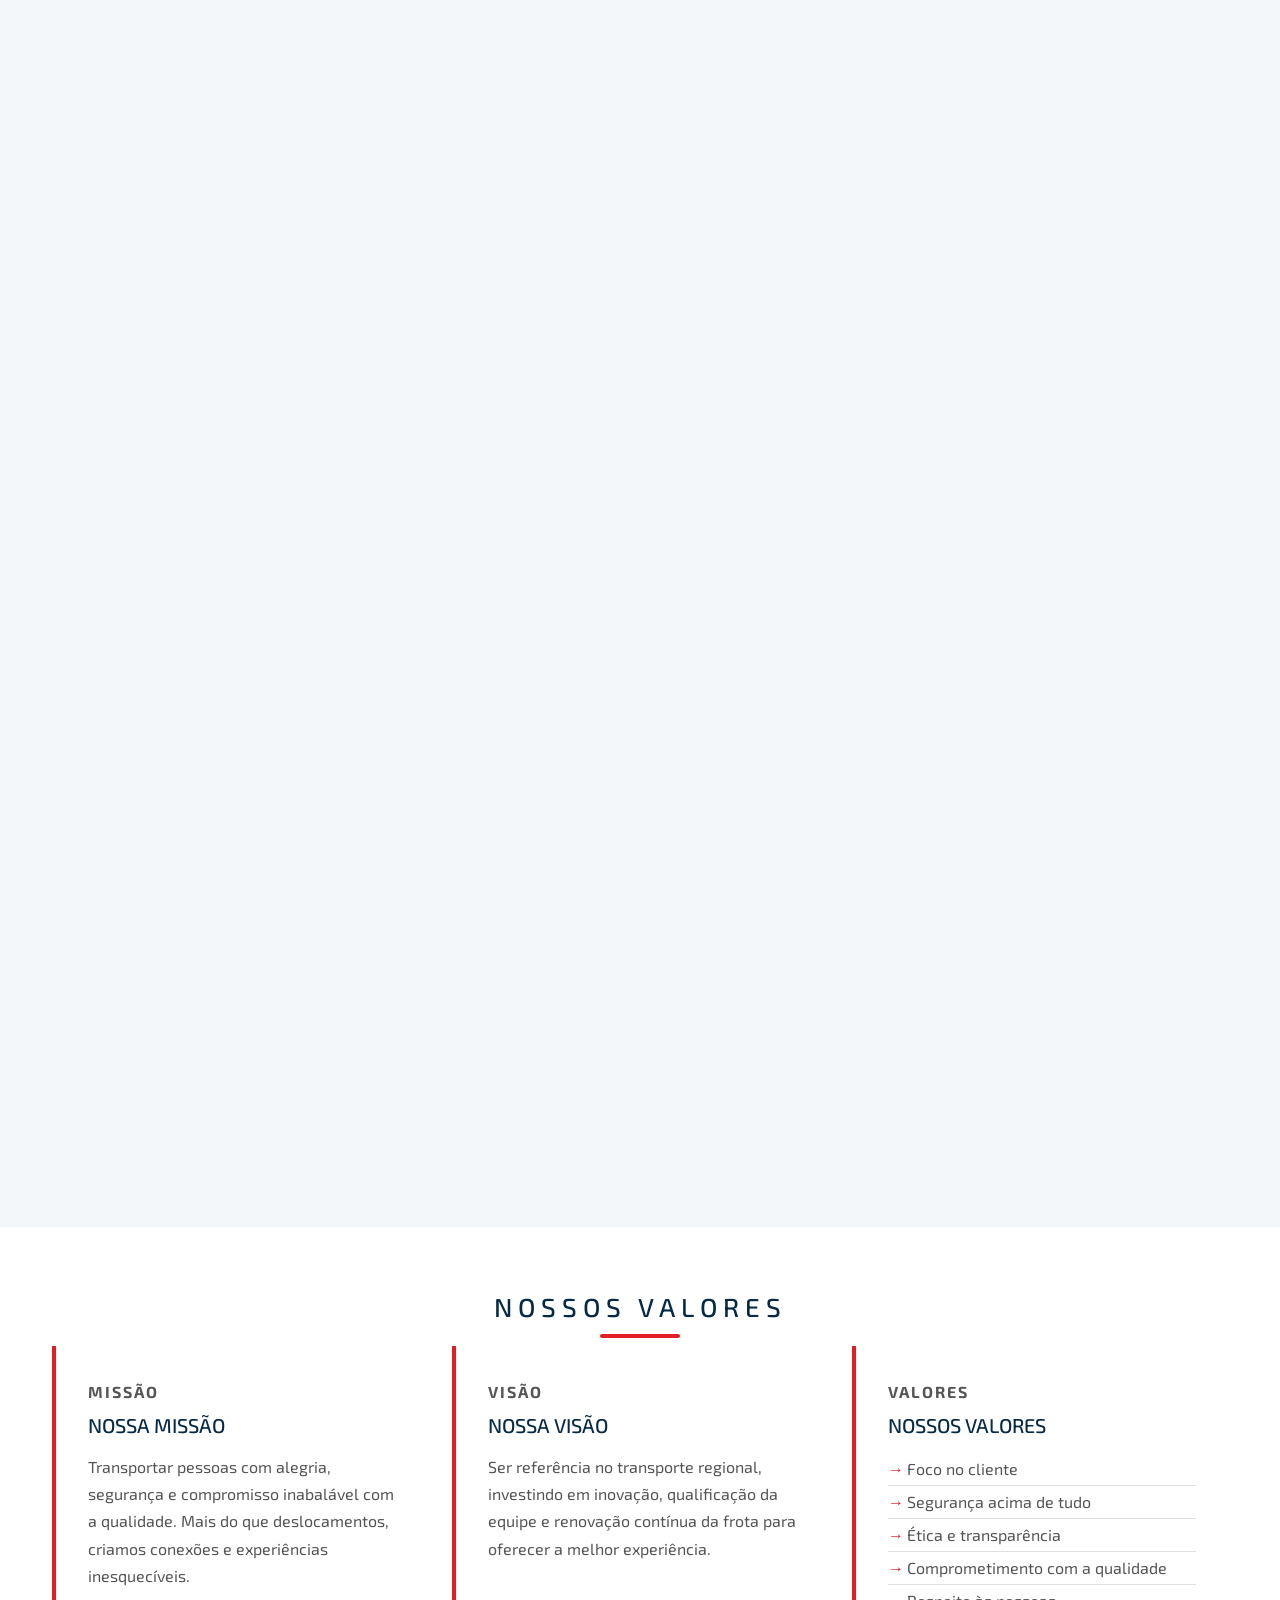
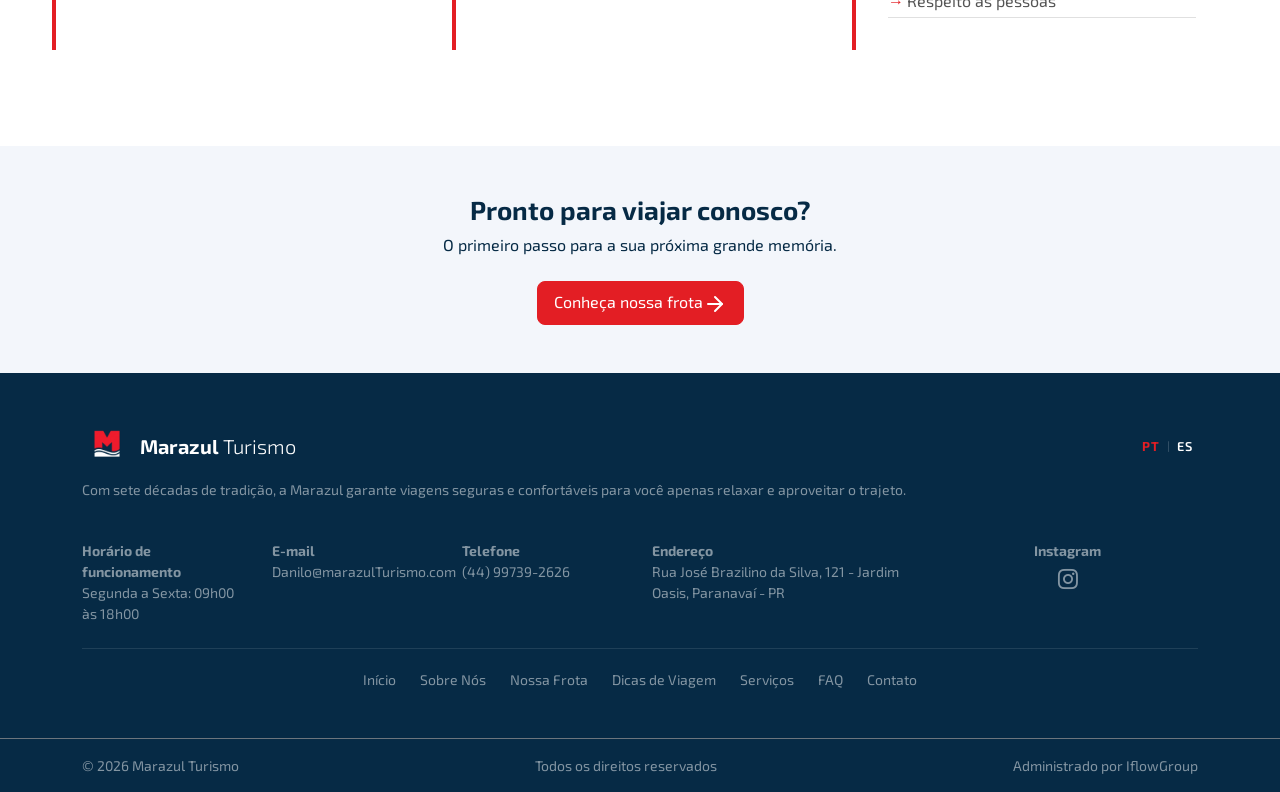
<file: pages/about.html>
<!doctype html>
<html lang="pt-BR" class="page-about-root">
  <head>
    <meta charset="UTF-8" />
    <meta name="viewport" content="width=device-width, initial-scale=1.0" />
    <title data-i18n="about.page-title">Sobre Nós - Marazul</title>
    <link
      rel="icon"
      type="image/png"
      href="../assets/images/logo-correta.png"
    />
    <link
      href="../assets/bootstrap-5.3.8-dist/css/bootstrap.min.css"
      rel="stylesheet"
    />
    <link rel="preconnect" href="https://fonts.googleapis.com" />
    <link rel="preconnect" href="https://fonts.gstatic.com" crossorigin />
    <link
      href="https://fonts.googleapis.com/css2?family=Mrs+Saint+Delafield&family=Roboto:ital,wght@0,100..900;1,100..900&display=swap"
      rel="stylesheet"
    />
    <link rel="stylesheet" href="../css/main.css" />
    <link
      rel="stylesheet"
      href="https://cdn.jsdelivr.net/npm/bootstrap-icons@1.11.3/font/bootstrap-icons.min.css"
    />

    <link
      href="https://fonts.googleapis.com/css2?family=Exo+2:wght@500;600;700&display=swap"
      rel="stylesheet"
    />

    <link
      href="https://fonts.googleapis.com/css2?family=Rajdhani:wght@500;600;700&display=swap"
      rel="stylesheet"
    />
  </head>
  <body class="page-about">
    <div id="header"></div>
    <main>
      <section class="about-banner position-relative">
        <picture>
          <source
            srcset="../assets/images/about/travelingToAparecidaDoNorte.webp"
            type="image/webp"
          />
          <img
            src="../assets/images/about/travelingToAparecidaDoNorte.webp"
            alt="Ônibus Marazul"
            data-i18n-alt="about.img-bus"
            class="about-banner-img img-fluid w-100"
          />
        </picture>
        <div
          class="about-banner-overlay position-absolute top-0 start-0 w-100 h-100 d-flex align-items-end justify-content-end"
        >
          <div class="container pb-5 text-end" style="max-width: 600px">
            <h2
              class="about-intro-title text-center"
              data-i18n="about.intro-title"
            >
              Nossa História
            </h2>
          </div>
        </div>
      </section>

      <section class="about-intro py-5">
        <div class="container" style="max-width: 1200px">
          <div class="row align-items-center g-5">
            <div class="col-12 col-lg-6">
              <p class="about-section-label" data-i18n="about.story-label">
                NOSSA HISTÓRIA
              </p>

              <h2 class="about-main-title mb-4" data-i18n="about.main-title">
                Sua viagem dos sonhos começa aqui
              </h2>

              <p class="text-muted about-text" data-i18n="about.intro-text">
                Com 70 anos de tradição, a Marazul Turismo conecta destinos e
                realiza sonhos com segurança e conforto. Nossa história de
                sucesso é fruto de dedicação da nossa equipe e da confiança
                contínua de nossos clientes e parceiros. Seguimos rumo ao futuro
                com o compromisso de inovar e oferecer excelência em cada
                viagem.
              </p>

              <p class="text-muted about-text" data-i18n="about.history-text-1">
                Fundada em 1956, nossa empresa nasceu do sonho de tornar o
                turismo acessível e prazeroso para todos. Começamos com apenas
                dois veículos e uma equipe apaixonada.
              </p>

              <p class="text-muted about-text" data-i18n="about.history-text-2">
                Nossa missão é transportar pessoas com alegria, segurança e
                compromisso inabalável com a qualidade. Mais do que
                deslocamentos, criamos conexões e experiências inesquecíveis.
              </p>

              <div class="row g-3 mt-4">
                <div class="col-6">
                  <div class="stat-card">
                    <i class="bi bi-shield-check"></i>
                    <div class="information">
                      <strong data-i18n="about.stat-security-value"
                        >100%</strong
                      >
                      <small data-i18n="about.stat-security-label"
                        >Segurança</small
                      >
                    </div>
                  </div>
                </div>

                <div class="col-6">
                  <div class="stat-card">
                    <i class="bi bi-people"></i>
                    <div class="information">
                      <strong data-i18n="about.stat-clients-value"
                        >3.500+</strong
                      >
                      <small data-i18n="about.stat-clients-label"
                        >Clientes Atendidos</small
                      >
                    </div>
                  </div>
                </div>

                <div class="col-6">
                  <div class="stat-card">
                    <i class="bi bi-award"></i>
                    <div class="information">
                      <strong data-i18n="about.stat-years-value">70+</strong>
                      <small data-i18n="about.stat-years-label"
                        >Anos de Experiência</small
                      >
                    </div>
                  </div>
                </div>

                <div class="col-6">
                  <div class="stat-card">
                    <i class="bi bi-clock"></i>
                    <div class="information">
                      <strong data-i18n="about.stat-trips-value">2.000+</strong>
                      <small data-i18n="about.stat-trips-label"
                        >Viagens Realizadas</small
                      >
                    </div>
                  </div>
                </div>
              </div>
            </div>
            <div class="col-12 col-lg-6">
              <div class="about-image-wrapper position-relative">
                <img
                  src="../assets/images/about/driver.webp"
                  class="img-fluid about-main-image"
                  alt="Ônibus Marazul"
                />

                <div class="about-badge shadow">
                  <span data-i18n="about.badge-number">Desde 1956</span>
                  <small data-i18n="about.badge-text">no mercado</small>
                </div>
              </div>
            </div>
          </div>
        </div>
      </section>

      <section class="horizontal-scroll-section">
        <div class="sticky-content w-100">
          <h2
            class="timeline-title text-center py-3"
            data-i18n="about.timeline-title"
          >
            Nossa Trajetória
          </h2>
          <div class="photos-container">
            <article class="photo-item">
              <picture>
                <source
                  srcset="../assets/images/about/firstBus.webp"
                  type="image/webp"
                />
                <img
                  src="../assets/images/about/firstBus.jpeg"
                  alt="Foto 1 - Fundação Marazul"
                  data-i18n-alt="about.img-firstBus"
                  loading="lazy"
                />
              </picture>
              <div class="info">
                <span>1956</span>
                <p data-i18n="about.photo-1">Primeiro Ônibus</p>
              </div>
            </article>
            <article class="photo-item">
              <picture>
                <source
                  srcset="
                    ../assets/images/about/travelingToAparecidaDoNorte.webp
                  "
                  type="image/webp"
                />
                <img
                  src="../assets/images/about/travelingToAparecidaDoNorte.jpg"
                  alt="Foto 2 - Viagem Aparecida do Norte"
                  data-i18n-alt="about.img-travelingToAparecidaDoNorte"
                />
              </picture>
              <div class="info">
                <span>1962</span>
                <p data-i18n="about.photo-2">Viagem Aparecida do Norte</p>
              </div>
            </article>
            <article class="photo-item">
              <picture>
                <source
                  srcset="../assets/images/about/driver.webp"
                  type="image/webp"
                />
                <img
                  src="../assets/images/about/driver.jpeg"
                  alt="Foto 3 - Motorista"
                  data-i18n-alt="about.img-driver"
                />
              </picture>
              <div class="info">
                <span>1992</span>
                <p data-i18n="about.photo-3">Exposição da frota</p>
              </div>
            </article>
            <article class="photo-item">
              <picture>
                <source
                  srcset="../assets/images/about/fleet.webp"
                  type="image/webp"
                />
                <img
                  src="../assets/images/about/fleet.jpg"
                  alt="Foto 5 - Expansão da frota"
                  data-i18n-alt="about.img-fleet"
                />
              </picture>
              <div class="info">
                <span>2014</span>
                <p data-i18n="about.photo-4">Expansão da frota</p>
              </div>
            </article>
            <article class="photo-item">
              <picture>
                <source
                  srcset="../assets/images/about/betoCarreiro.webp"
                  type="image/webp"
                />
                <img
                  src="../assets/images/about/betoCarreiro.jpg"
                  alt="Foto 4 - Viagem ao Beto Carreiro"
                  data-i18n-alt="about.img-betoCarreiro"
                />
              </picture>
              <div class="info">
                <span>2020</span>
                <p data-i18n="about.photo-5">Viagem ao Beto Carreiro</p>
              </div>
            </article>
            <article class="photo-item">
              <picture>
                <source
                  srcset="../assets/images/about/costaoSantinho.webp"
                  type="image/webp"
                />
                <img
                  src="../assets/images/about/costaoSantinho.jpg"
                  alt="Foto 6 - Novos Portos"
                  data-i18n-alt="about.img-photo-6"
                />
              </picture>
              <div class="info">
                <span>2015</span>
                <p data-i18n="about.photo-6">Viagem a Costão de Santinho</p>
              </div>
            </article>
          </div>
        </div>
      </section>

      <section class="about-mvv py-5">
        <div class="container" style="max-width: 1200px">
          <div class="row mb-5">
            <h2
              class="timeline-title text-center py-3"
              data-i18n="about.mvv-title"
            >
              Nossos Valores
            </h2>
            <div class="col-12 col-md-4 mb-4 mb-md-0">
              <div class="mvv-card">
                <p class="mvv-label" data-i18n="about.mission-label">Missão</p>
                <h2 data-i18n="about.mission-title">Nossa Missão</h2>
                <p data-i18n="about.mission-text">
                  Transportar pessoas com alegria, segurança e compromisso
                  inabalável com a qualidade. Mais do que deslocamentos, criamos
                  conexões e experiências inesquecíveis.
                </p>
              </div>
            </div>
            <div class="col-12 col-md-4 mb-4 mb-md-0">
              <div class="mvv-card">
                <p class="mvv-label" data-i18n="about.vision-label">Visão</p>
                <h2 data-i18n="about.vision-title">Nossa Visão</h2>
                <p data-i18n="about.vision-text">
                  Ser referência no transporte regional, investindo em inovação,
                  qualificação da equipe e renovação contínua da frota para
                  oferecer a melhor experiência.
                </p>
              </div>
            </div>
            <div class="col-12 col-md-4 col">
              <div class="mvv-card">
                <p class="mvv-label" data-i18n="about.values-label">Valores</p>
                <h2 data-i18n="about.values-title">Nossos Valores</h2>
                <ul class="mvv-values-list list-unstyled">
                  <li data-i18n="about.value-1">Foco no cliente</li>
                  <li data-i18n="about.value-2">Segurança acima de tudo</li>
                  <li data-i18n="about.value-3">Ética e transparência</li>
                  <li data-i18n="about.value-4">
                    Comprometimento com a qualidade
                  </li>
                  <li data-i18n="about.value-5">Respeito às pessoas</li>
                </ul>
              </div>
            </div>
          </div>
        </div>
      </section>

      <section class="fleet-section text-center py-5 px-3">
        <h2
          class="call-to-action-title fw-bold mb-2"
          data-i18n="about.call-to-action-title"
        >
          Pronto para viajar conosco?
        </h2>
        <p
          class="call-to-action-subtitle mb-4 px-4"
          data-i18n="about.call-to-action-subtitle"
        >
          O primeiro passo para a sua próxima grande memória.
        </p>
        <a
          class="fleet-btn btn btn-primary btn-lg"
          data-i18n="about.fleet-btn"
          href="./fleet.html"
        >
          Conheça nossa frota
          <img
            class="arrow-img"
            src="../assets/icons/arrow-right.svg"
            alt="símbolo de flecha para a direita"
            data-i18n-alt="about.img-icon-arrow"
          />
        </a>
      </section>
    </main>
    <div id="footer"></div>
    <script src="/assets/popper2.11.8/popper.min.js"></script>
    <script src="/assets/bootstrap-5.3.8-dist/js/bootstrap.bundle.min.js"></script>
    <script type="module" src="../js/main.js"></script>
  </body>
</html>
</file>
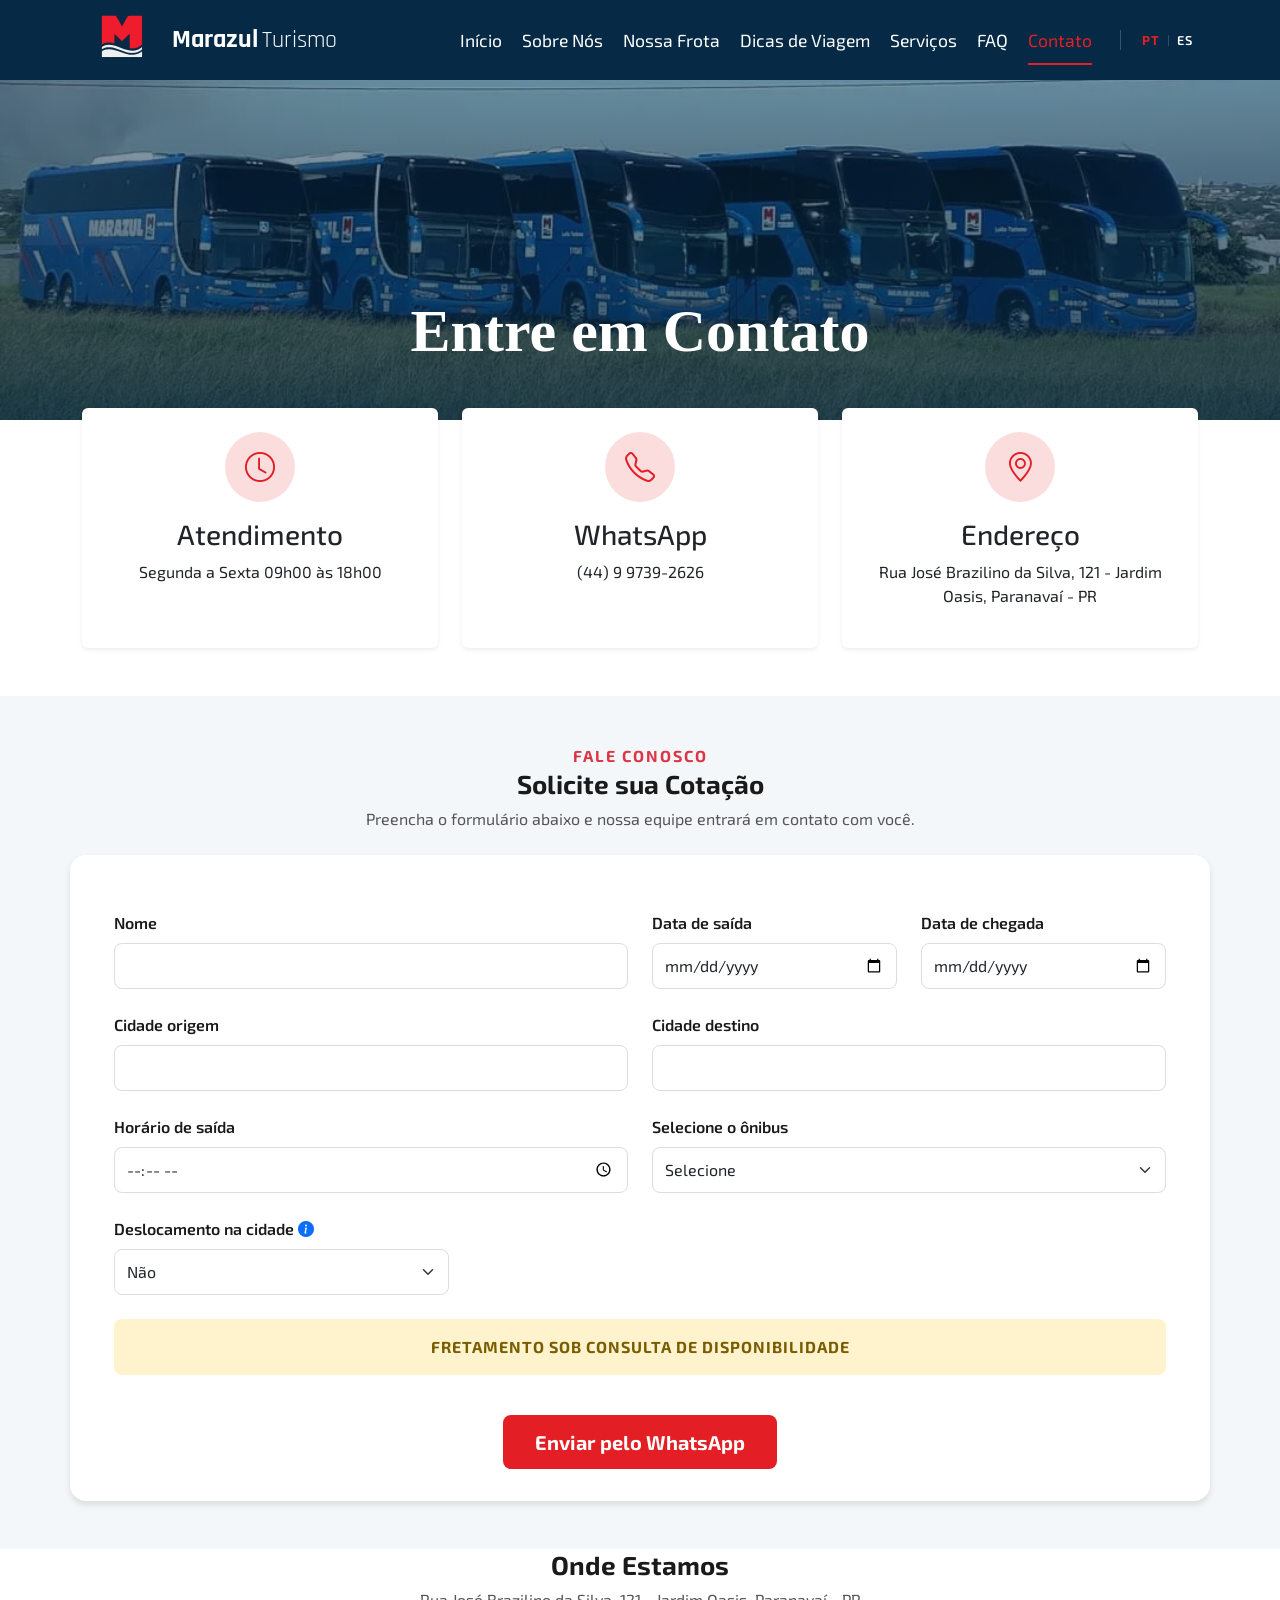
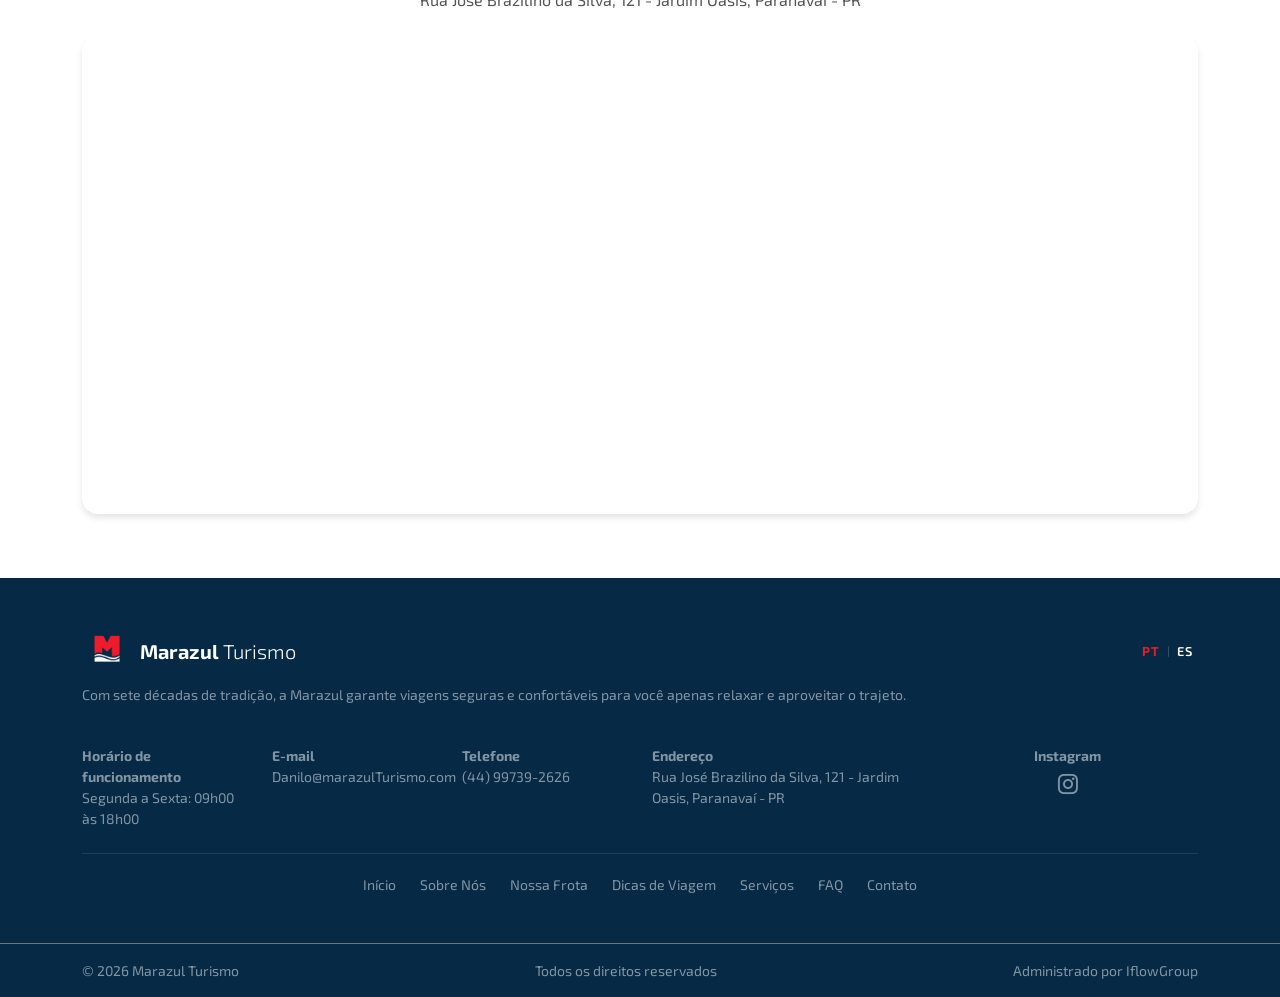
<file: pages/contact.html>
<!doctype html>
<html lang="pt-BR">
  <head>
    <meta charset="UTF-8" />
    <meta name="viewport" content="width=device-width, initial-scale=1.0" />
    <title>Marazul</title>
    <link
      rel="icon"
      type="image/png"
      href="../assets/images/logo-correta.png"
    />
    <link
      href="/assets/bootstrap-5.3.8-dist/css/bootstrap.min.css"
      rel="stylesheet"
    />
    <link
      rel="stylesheet"
      href="https://cdn.jsdelivr.net/npm/bootstrap-icons@1.11.3/font/bootstrap-icons.min.css"
    />
    <link rel="stylesheet" href="../css/main.css" />

    <link
      href="https://fonts.googleapis.com/css2?family=Rajdhani:wght@500;600;700&display=swap"
      rel="stylesheet"
    />
    <link
      href="https://fonts.googleapis.com/css2?family=Exo+2:wght@500;600;700&display=swap"
      rel="stylesheet"
    />
  </head>

  <body>
    <div id="header"></div>

    <main>
      <!-- BANNER -->
      <section class="about-banner position-relative">
        <picture>
          <source srcset="../assets/images/our_fleet.webp" type="image/webp" />
          <img
            src="../assets/images/our_fleet.jpg"
            alt="Ônibus Marazul"
            data-i18n-alt="contact.hero-image"
            class="about-banner-img img-fluid w-100"
          />
        </picture>

        <div
          class="about-banner-overlay position-absolute top-0 start-0 w-100 h-100 d-flex align-items-end justify-content-end"
        >
          <div class="container pb-5 text-end" style="max-width: 600px">
            <h2
              class="about-intro-title text-center"
              data-i18n="contact.hero-title"
            >
              Entre em Contato
            </h2>
          </div>
        </div>
      </section>

      <!-- INFO CARDS -->
      <section class="contact-info-section py-5">
        <div class="container">
          <div class="row g-4">
            <div class="col-md-4">
              <div
                class="contact-card text-center p-4 shadow-sm rounded bg-white"
              >
                <div class="contact-card-icon">
                  <i class="bi bi-clock"></i>
                </div>

                <h3 class="mt-3" data-i18n="contact.card1.title">
                  Atendimento
                </h3>
                <p data-i18n="contact.card1.text">
                  Segunda a Sexta 09h00 às 18h00
                </p>
              </div>
            </div>

            <div class="col-md-4">
              <div
                class="contact-card text-center p-4 shadow-sm rounded bg-white"
              >
                <div class="contact-card-icon">
                  <i class="bi bi-telephone"></i>
                </div>

                <h3 class="mt-3" data-i18n="contact.card2.title">WhatsApp</h3>
                <p data-i18n="contact.card2.text">(44) 99739-2626</p>
              </div>
            </div>

            <div class="col-md-4">
              <div
                class="contact-card text-center p-4 shadow-sm rounded bg-white"
              >
                <div class="contact-card-icon">
                  <i class="bi bi-geo-alt"></i>
                </div>

                <h3 class="mt-3" data-i18n="contact.card3.title">Endereço</h3>
                <p data-i18n="contact.card3.text">
                  Rua José Brazilino da Silva, 121 - Jardim Oasis, Paranavaí - PR
                </p>
              </div>
            </div>
          </div>
        </div>
      </section>

      <!-- COTAÇÃO -->
      <section class="quotation-section py-5">
        <div class="container">
          <div class="text-center mb-5">
            <span
              class="text-uppercase fw-bold text-danger"
              data-i18n="contact.form.subtitle"
              >Fale Conosco</span
            >
            <h2 data-i18n="contact.form.title">Solicite sua Cotação</h2>
            <p data-i18n="contact.form.description">
              Preencha o formulário abaixo e nossa equipe entrará em contato com
              você.
            </p>
          </div>

          <form id="quotationForm" class="row g-4">
            <div class="col-md-6">
              <label class="form-label" data-i18n="contact.form.name"
                >Nome</label
              >
              <input
                type="text"
                class="form-control"
                id="customerName"
                required
              />
            </div>

            <div class="col-md-3">
              <label class="form-label" data-i18n="contact.form.departureDate"
                >Data de saída</label
              >
              <input
                type="date"
                class="form-control"
                id="departureDate"
                required
              />
            </div>

            <div class="col-md-3">
              <label class="form-label" data-i18n="contact.form.arrivalDate"
                >Data de chegada</label
              >
              <input
                type="date"
                class="form-control"
                id="arrivalDate"
                required
              />
            </div>

            <div class="col-md-6">
              <label class="form-label" data-i18n="contact.form.originCity"
                >Cidade origem</label
              >
              <input
                type="text"
                class="form-control"
                id="originCity"
                required
              />
            </div>

            <div class="col-md-6">
              <label class="form-label" data-i18n="contact.form.destinationCity"
                >Cidade destino</label
              >
              <input
                type="text"
                class="form-control"
                id="destinationCity"
                required
              />
            </div>

            <div class="col-md-6">
              <label class="form-label" data-i18n="contact.form.departureTime"
                >Horário de saída</label
              >
              <input
                type="time"
                class="form-control"
                id="departureTime"
                required
              />
            </div>

            <div class="col-md-6">
              <label class="form-label" data-i18n="contact.form.bus"
                >Selecione o ônibus</label
              >
              <select class="form-select" id="selectedBus" required>
                <option value="">Selecione</option>
                <option>13001 - Marcopolo DD</option>
                <option>11001 - Marcopolo LD</option>
                <option>18001 - Marcopolo DD</option>
                <option>20001 - Marcopolo DD</option>
              </select>
            </div>

            <div class="col-md-4">
              <label class="form-label" data-i18n="contact.form.transfer">
                Deslocamento na cidade
                <i
                  class="bi bi-info-circle-fill text-primary ms-1"
                  data-bs-toggle="tooltip"
                  data-i18n-title="contact.form.transfer.tooltip"
                ></i>
              </label>

              <select class="form-select" id="hasTransfer">
                <option data-i18n="contact.form.transfer.no" value="nao">
                  Não
                </option>
                <option data-i18n="contact.form.transfer.yes" value="sim">
                  Sim
                </option>
              </select>
            </div>

            <div class="col-md-8 d-none" id="transferField">
              <label class="form-label" data-i18n="contact.form.transferDetails"
                >Digite o deslocamento</label
              >
              <input type="text" class="form-control" id="transferDetails" />
            </div>

            <div class="col-12">
              <div
                class="alert alert-warning text-center fw-bold"
                data-i18n="contact.form.warning"
              >
                FRETAMENTO SOB CONSULTA DE DISPONIBILIDADE
              </div>
            </div>

            <div class="col-12 text-center">
              <button
                type="submit"
                class="btn btn-danger btn-lg"
                data-i18n="contact.form.button"
              >
                Enviar pelo WhatsApp
              </button>
            </div>
          </form>
        </div>
      </section>

      <!-- MAPA -->
      <section class="location-section">
        <div class="container">
          <div class="text-center mb-4">
            <h2 data-i18n="contact.map.title">Onde Estamos</h2>
            <p data-i18n="contact.map.address">
              R. José Brazilino da Silva, 420 - Zona 4, Paranavaí - PR
            </p>
          </div>

          <div class="ratio ratio-21x9">
            <iframe
              src="https://www.google.com/maps?q=R.+José+Brazilino+da+Silva,+420,+Paranavaí,+PR&output=embed"
              loading="lazy"
              allowfullscreen
            ></iframe>
          </div>
        </div>
      </section>
    </main>

    <div id="footer"></div>

    <script src="/assets/popper2.11.8/popper.min.js"></script>
    <script src="/assets/bootstrap-5.3.8-dist/js/bootstrap.bundle.min.js"></script>
    <script type="module" src="../js/main.js"></script>
  </body>
</html>
</file>
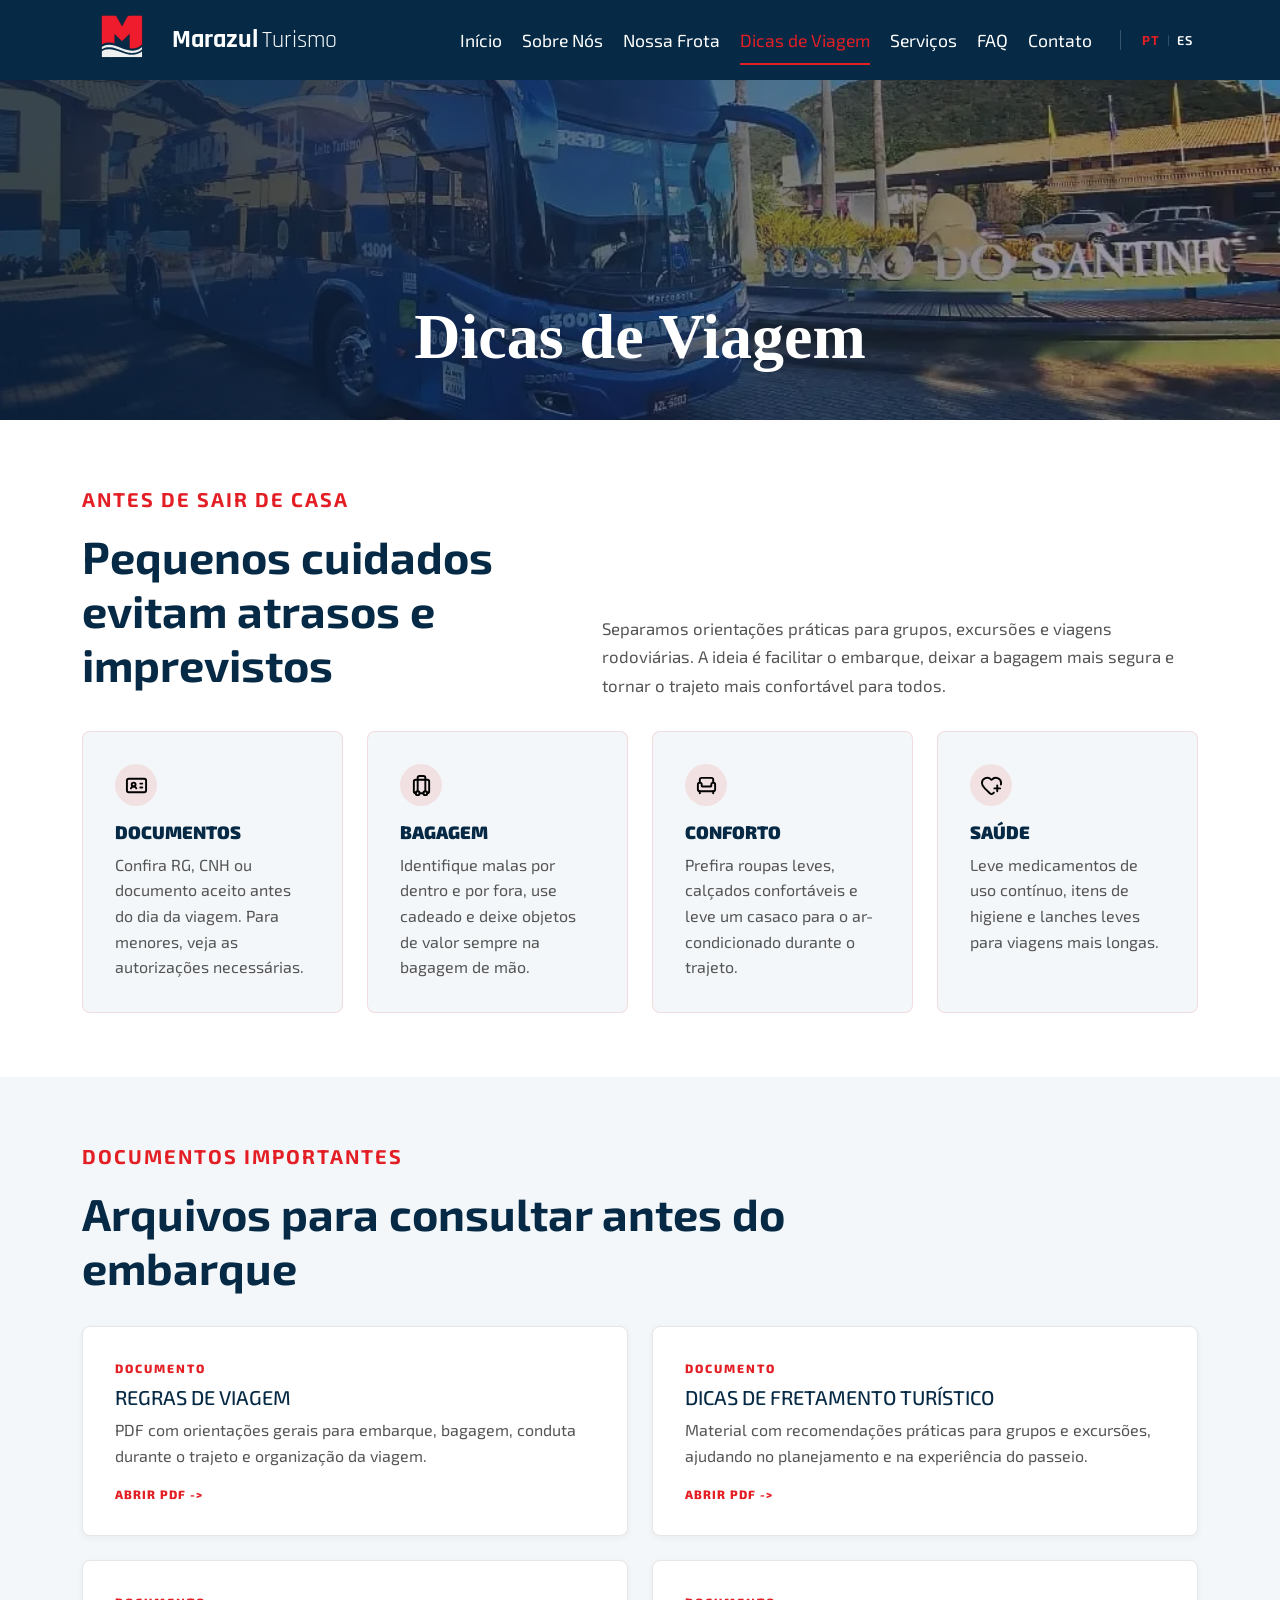
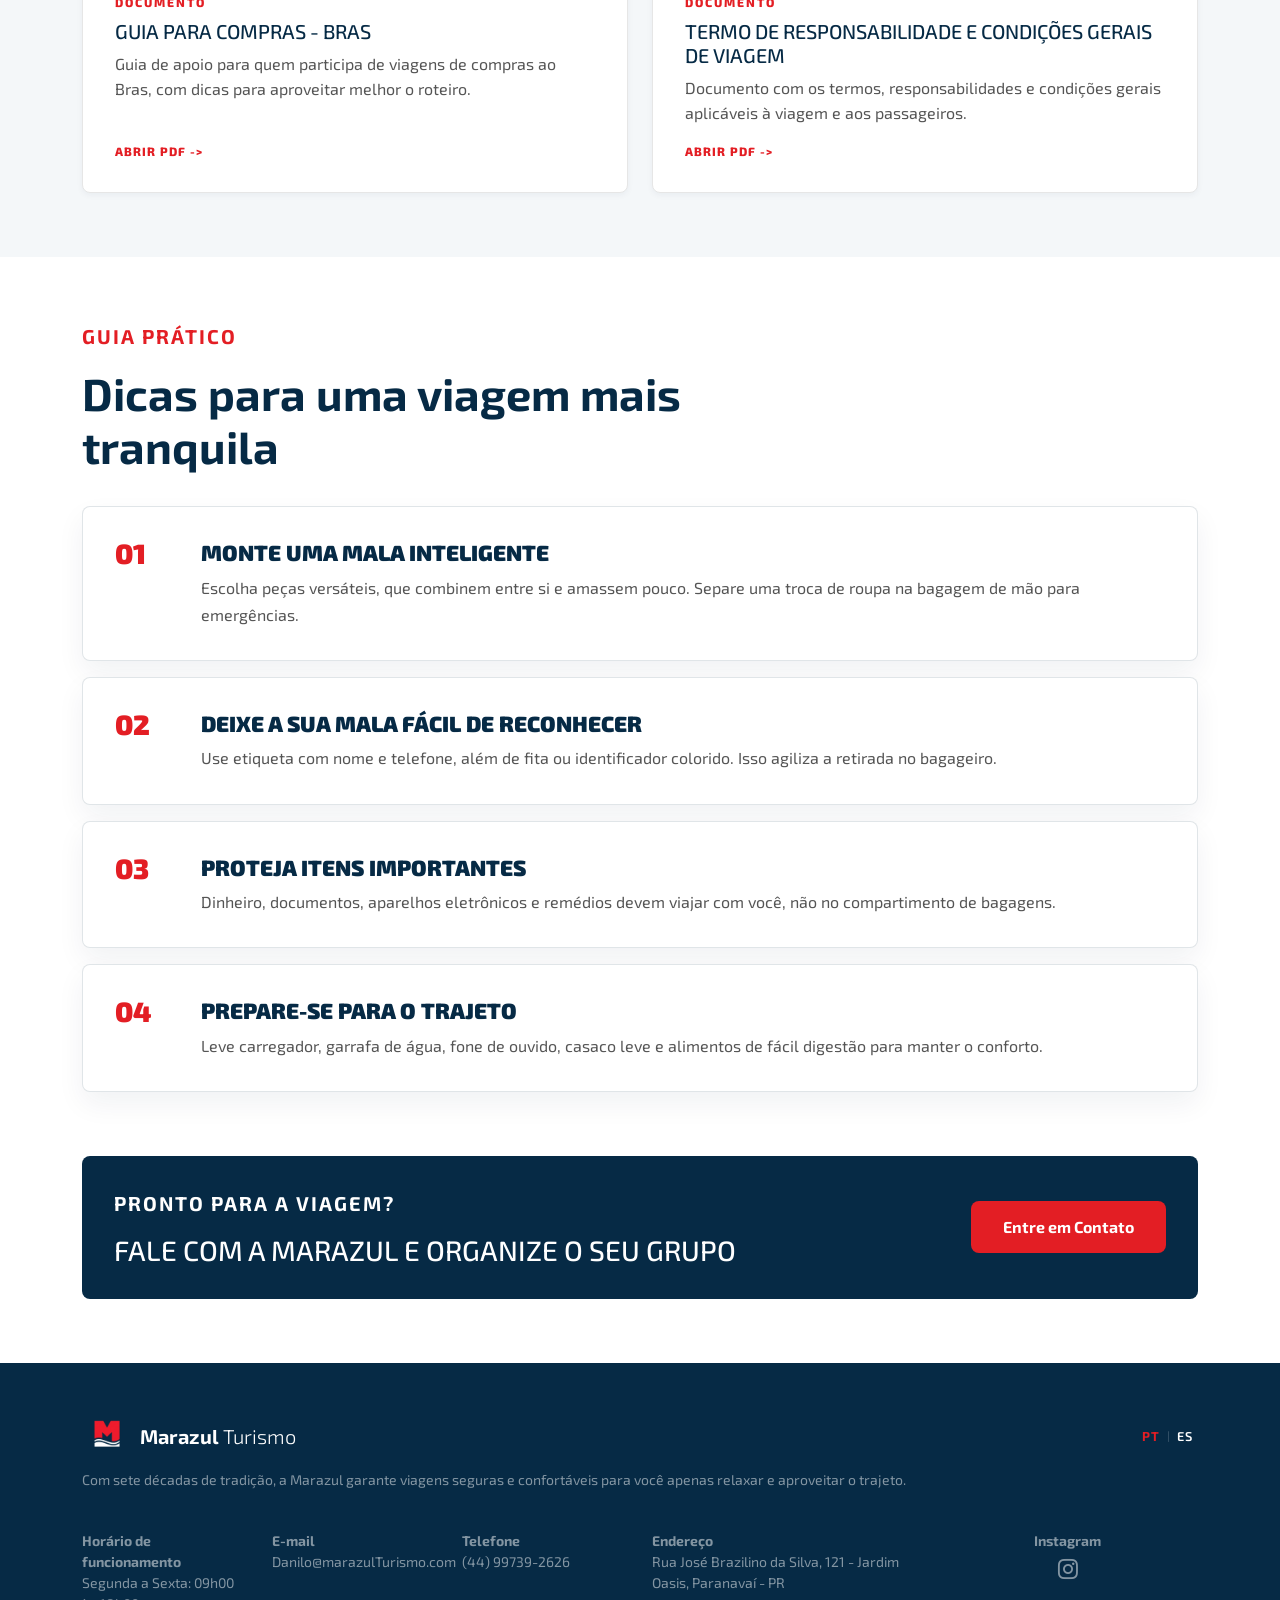
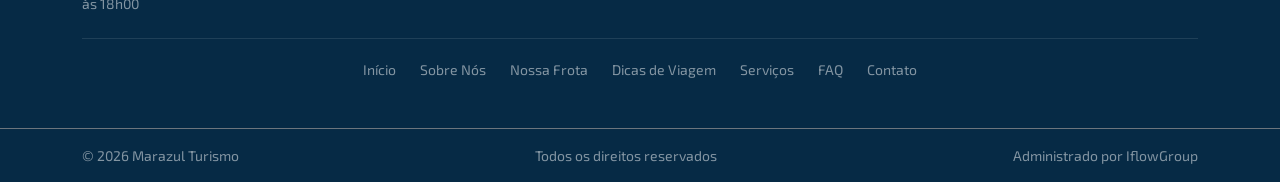
<file: pages/travel-tips.html>
<!doctype html>
<html lang="pt-BR">
  <head>
    <meta charset="UTF-8" />
    <meta name="viewport" content="width=device-width, initial-scale=1.0" />
    <title data-i18n="page-title">Dicas de Viagem - Marazul</title>
    <link
      rel="icon"
      type="image/png"
      href="../assets/images/logo-correta.png"
    />
    <link
      href="../assets/bootstrap-5.3.8-dist/css/bootstrap.min.css"
      rel="stylesheet"
    />
    <link rel="preconnect" href="https://fonts.googleapis.com" />
    <link rel="preconnect" href="https://fonts.gstatic.com" crossorigin />
    <link
      href="https://fonts.googleapis.com/css2?family=Mrs+Saint+Delafield&family=Roboto:ital,wght@0,100..900;1,100..900&display=swap"
      rel="stylesheet"
    />
    <link rel="stylesheet" href="../css/main.css" />
    <link
      rel="stylesheet"
      href="https://cdn.jsdelivr.net/npm/bootstrap-icons@1.11.3/font/bootstrap-icons.min.css"
    />
    <link
      href="https://fonts.googleapis.com/css2?family=Rajdhani:wght@500;600;700&display=swap"
      rel="stylesheet"
    />

    <link
      href="https://fonts.googleapis.com/css2?family=Exo+2:wght@500;600;700&display=swap"
      rel="stylesheet"
    />
  </head>
  <body>
    <div id="header"></div>

    <main>
      <section class="tips-hero position-relative">
        <picture>
          <source
            srcset="../assets/images/travel-tips/pagina-de-turismo-onibus.webp"
            type="image/webp"
          />
          <img
            src="../assets/images/pagina-de-turismo-onibus.jpg"
            alt="Ônibus Marazul"
            data-i18n-alt="travel-tips.hero-image"
            class="tips-hero-img img-fluid w-100"
          />
        </picture>
        <div
          class="tips-hero-overlay position-absolute top-0 start-0 w-100 h-100 d-flex align-items-end justify-content-center"
        >
          <div class="container text-center px-3 pb-5">
            <h1 class="tips-title" data-i18n="hero-title">Dicas de Viagem</h1>
          </div>
        </div>
      </section>
      <section class="tips-intro-section" id="checklist">
        <div class="container">
          <div class="tips-intro-grid">
            <div>
              <span class="tips-section-label" data-i18n="intro-label"
                >Antes de sair de casa</span
              >
              <h2 class="tips-section-title" data-i18n="intro-title">
                Pequenos cuidados evitam atrasos e imprevistos
              </h2>
            </div>
            <p data-i18n="intro-text">
              Separamos orientações práticas para grupos, excursões e viagens
              rodoviárias. A ideia é facilitar o embarque, deixar a bagagem mais
              segura e tornar o trajeto mais confortável para todos.
            </p>
          </div>

          <div class="row g-4">
            <div class="col-12 col-md-6 col-lg-3">
              <div class="tip-mini-card">
                <span class="tip-mini-icon">
                  <img
                    src="../assets/icons/id-card.svg"
                    alt="Icone de documento de identificacao"
                  />
                </span>
                <h3 data-i18n="mini-card-1-title">Documentos</h3>
                <p data-i18n="mini-card-1-text">
                  Confira RG, CNH ou documento aceito antes do dia da viagem.
                  Para menores, veja as autorizações necessárias.
                </p>
              </div>
            </div>
            <div class="col-12 col-md-6 col-lg-3">
              <div class="tip-mini-card">
                <span class="tip-mini-icon">
                  <img
                    src="../assets/icons/luggage.svg"
                    alt="Icone de bagagem"
                  />
                </span>
                <h3 data-i18n="mini-card-2-title">Bagagem</h3>
                <p data-i18n="mini-card-2-text">
                  Identifique malas por dentro e por fora, use cadeado e deixe
                  objetos de valor sempre na bagagem de mão.
                </p>
              </div>
            </div>
            <div class="col-12 col-md-6 col-lg-3">
              <div class="tip-mini-card">
                <span class="tip-mini-icon">
                  <img
                    src="../assets/icons/armchair.svg"
                    alt="Icone de poltrona confortavel"
                  />
                </span>
                <h3 data-i18n="mini-card-3-title">Conforto</h3>
                <p data-i18n="mini-card-3-text">
                  Prefira roupas leves, calçados confortáveis e leve um casaco
                  para o ar-condicionado durante o trajeto.
                </p>
              </div>
            </div>
            <div class="col-12 col-md-6 col-lg-3">
              <div class="tip-mini-card">
                <span class="tip-mini-icon">
                  <img
                    src="../assets/icons/heart-plus.svg"
                    alt="Icone de cuidados com a saude"
                  />
                </span>
                <h3 data-i18n="mini-card-4-title">Saúde</h3>
                <p data-i18n="mini-card-4-text">
                  Leve medicamentos de uso contínuo, itens de higiene e lanches
                  leves para viagens mais longas.
                </p>
              </div>
            </div>
          </div>
        </div>
      </section>

      <section class="tips-cards-section" id="documentos">
        <div class="container">
          <div class="tips-section-heading">
            <span class="tips-section-label" data-i18n="documents-label"
              >Documentos importantes</span
            >
            <h2 class="tips-section-title" data-i18n="documents-title">
              Arquivos para consultar antes do embarque
            </h2>
          </div>

          <div class="row g-4">
            <div class="col-12 col-md-6">
              <a
                href="../assets/docs/travel-tips/regras-de-viagem.pdf"
                target="_blank"
                rel="noopener"
                class="tip-card"
              >
                <span class="tip-card-tag" data-i18n="card-tag">Documento</span>
                <h2 class="tip-card-title" data-i18n="card-1-title">
                  Regras de Viagem
                </h2>
                <p class="tip-card-text" data-i18n="card-1-text">
                  PDF com orientações gerais para embarque, bagagem, conduta
                  durante o trajeto e organização da viagem.
                </p>
                <span class="tip-card-link" data-i18n="card-1-link"
                  >Abrir PDF</span
                >
              </a>
            </div>

            <div class="col-12 col-md-6">
              <a
                href="../assets/docs/travel-tips/dicas-fretamento-turistico.pdf"
                target="_blank"
                rel="noopener"
                class="tip-card"
              >
                <span class="tip-card-tag" data-i18n="card-tag">Documento</span>
                <h2 class="tip-card-title" data-i18n="card-2-title">
                  Dicas de Fretamento Turístico
                </h2>
                <p class="tip-card-text" data-i18n="card-2-text">
                  Material com recomendações práticas para grupos e excursões,
                  ajudando no planejamento e na experiência do passeio.
                </p>
                <span class="tip-card-link" data-i18n="card-2-link"
                  >Abrir PDF</span
                >
              </a>
            </div>

            <div class="col-12 col-md-6">
              <a
                href="../assets/docs/travel-tips/guia-para-compras-bras.pdf"
                target="_blank"
                rel="noopener"
                class="tip-card"
              >
                <span class="tip-card-tag" data-i18n="card-tag">Documento</span>
                <h2 class="tip-card-title" data-i18n="card-3-title">
                  Guia para Compras - Bras
                </h2>
                <p class="tip-card-text" data-i18n="card-3-text">
                  Guia de apoio para quem participa de viagens de compras ao
                  Bras, com dicas para aproveitar melhor o roteiro.
                </p>
                <span class="tip-card-link" data-i18n="card-3-link"
                  >Abrir PDF</span
                >
              </a>
            </div>

            <div class="col-12 col-md-6">
              <a
                href="../assets/docs/travel-tips/termo-de-responsabilidade-e-condicoes-gerais-de-viagem.pdf"
                target="_blank"
                rel="noopener"
                class="tip-card"
              >
                <span class="tip-card-tag" data-i18n="card-tag">Documento</span>
                <h2 class="tip-card-title" data-i18n="card-4-title">
                  Termo de Responsabilidade e Condições Gerais de Viagem
                </h2>
                <p class="tip-card-text" data-i18n="card-4-text">
                  Documento com os termos, responsabilidades e condições gerais
                  aplicáveis à viagem e aos passageiros.
                </p>
                <span class="tip-card-link" data-i18n="card-4-link"
                  >Abrir PDF</span
                >
              </a>
            </div>
          </div>
        </div>
      </section>

      <section class="tips-guide-section">
        <div class="container">
          <div class="tips-section-heading">
            <span class="tips-section-label" data-i18n="guide-label"
              >Guia prático</span
            >
            <h2 class="tips-section-title" data-i18n="guide-title">
              Dicas para uma viagem mais tranquila
            </h2>
          </div>

          <div class="tips-guide-list">
            <article class="tips-guide-item">
              <span>01</span>
              <div>
                <h3 data-i18n="guide-item-1-title">
                  Monte uma mala inteligente
                </h3>
                <p data-i18n="guide-item-1-text">
                  Escolha peças versáteis, que combinem entre si e amassem
                  pouco. Separe uma troca de roupa na bagagem de mão para
                  emergências.
                </p>
              </div>
            </article>
            <article class="tips-guide-item">
              <span>02</span>
              <div>
                <h3 data-i18n="guide-item-2-title">
                  Deixe a sua mala fácil de reconhecer
                </h3>
                <p data-i18n="guide-item-2-text">
                  Use etiqueta com nome e telefone, além de fita ou
                  identificador colorido. Isso agiliza a retirada no bagageiro.
                </p>
              </div>
            </article>
            <article class="tips-guide-item">
              <span>03</span>
              <div>
                <h3 data-i18n="guide-item-3-title">
                  Proteja itens importantes
                </h3>
                <p data-i18n="guide-item-3-text">
                  Dinheiro, documentos, aparelhos eletrônicos e remédios devem
                  viajar com você, não no compartimento de bagagens.
                </p>
              </div>
            </article>
            <article class="tips-guide-item">
              <span>04</span>
              <div>
                <h3 data-i18n="guide-item-4-title">
                  Prepare-se para o trajeto
                </h3>
                <p data-i18n="guide-item-4-text">
                  Leve carregador, garrafa de água, fone de ouvido, casaco leve
                  e alimentos de fácil digestão para manter o conforto.
                </p>
              </div>
            </article>
          </div>

          <div class="tips-cta">
            <div>
              <span class="tips-section-label" data-i18n="cta-label"
                >Pronto para a viagem?</span
              >
              <h3 data-i18n="cta-title">
                Fale com a Marazul e organize o seu grupo
              </h3>
            </div>
            <a href="./contact.html" class="btn-marazul-red" data-i18n="cta-btn"
              >Entre em Contato</a
            >
          </div>
        </div>
      </section>
    </main>
    <div id="footer"></div>
    <script src="../assets/bootstrap-5.3.8-dist/js/bootstrap.bundle.min.js"></script>
    <script type="module" src="../js/main.js"></script>
  </body>
</html>
</file>
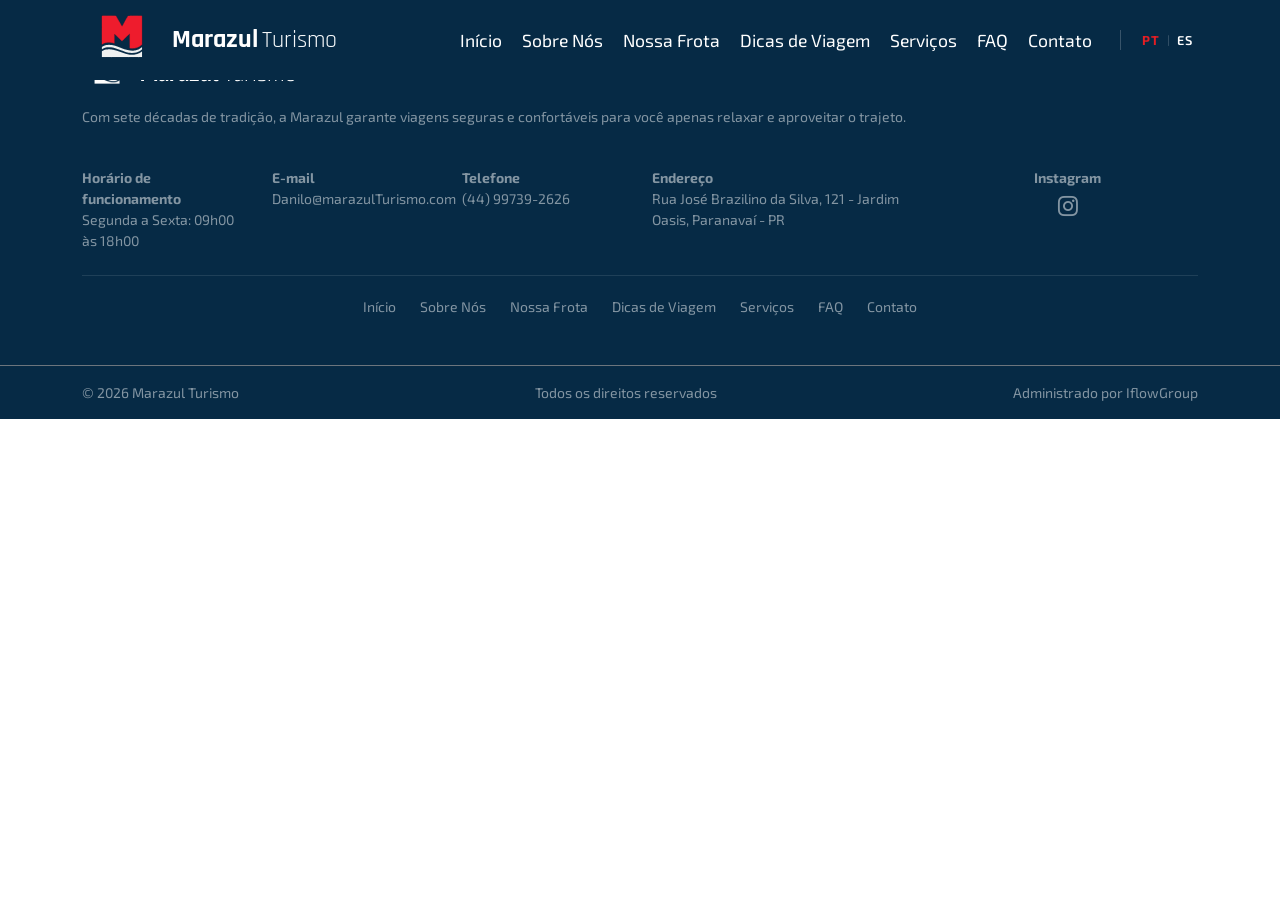
<file: pages/useful-links.html>
<!doctype html>
<html lang="pt-BR">
  <head>
    <meta charset="UTF-8" />
    <meta name="viewport" content="width=device-width, initial-scale=1.0" />
    <title>Marazul</title>
    <link
      href="/assets/bootstrap-5.3.8-dist/css/bootstrap.min.css"
      rel="stylesheet"
    />
    <link
      rel="stylesheet"
      href="https://cdn.jsdelivr.net/npm/bootstrap-icons@1.11.3/font/bootstrap-icons.min.css"
    />
    <link rel="stylesheet" href="../css/main.css" />

    <link
      href="https://fonts.googleapis.com/css2?family=Rajdhani:wght@500;600;700&display=swap"
      rel="stylesheet"
    />

    <link
      href="https://fonts.googleapis.com/css2?family=Exo+2:wght@500;600;700&display=swap"
      rel="stylesheet"
    />
  </head>
  <body>
    <div id="header"></div>
    <main></main>
    <div id="footer"></div>
    <script src="/assets/popper2.11.8/popper.min.js"></script>
    <script src="/assets/bootstrap-5.3.8-dist/js/bootstrap.bundle.min.js"></script>
    <script type="module" src="../js/main.js"></script>
  </body>
</html>
</file>
<file: css/main.css>
@import url('./global.css');
 
@import url('./index.css');
@import url('./layout.css');
 
@import url('./pages/about.css');
@import url('./pages/contact.css');
@import url('./pages/fleet.css');
@import url('./pages/travel-tips.css');
</file>
